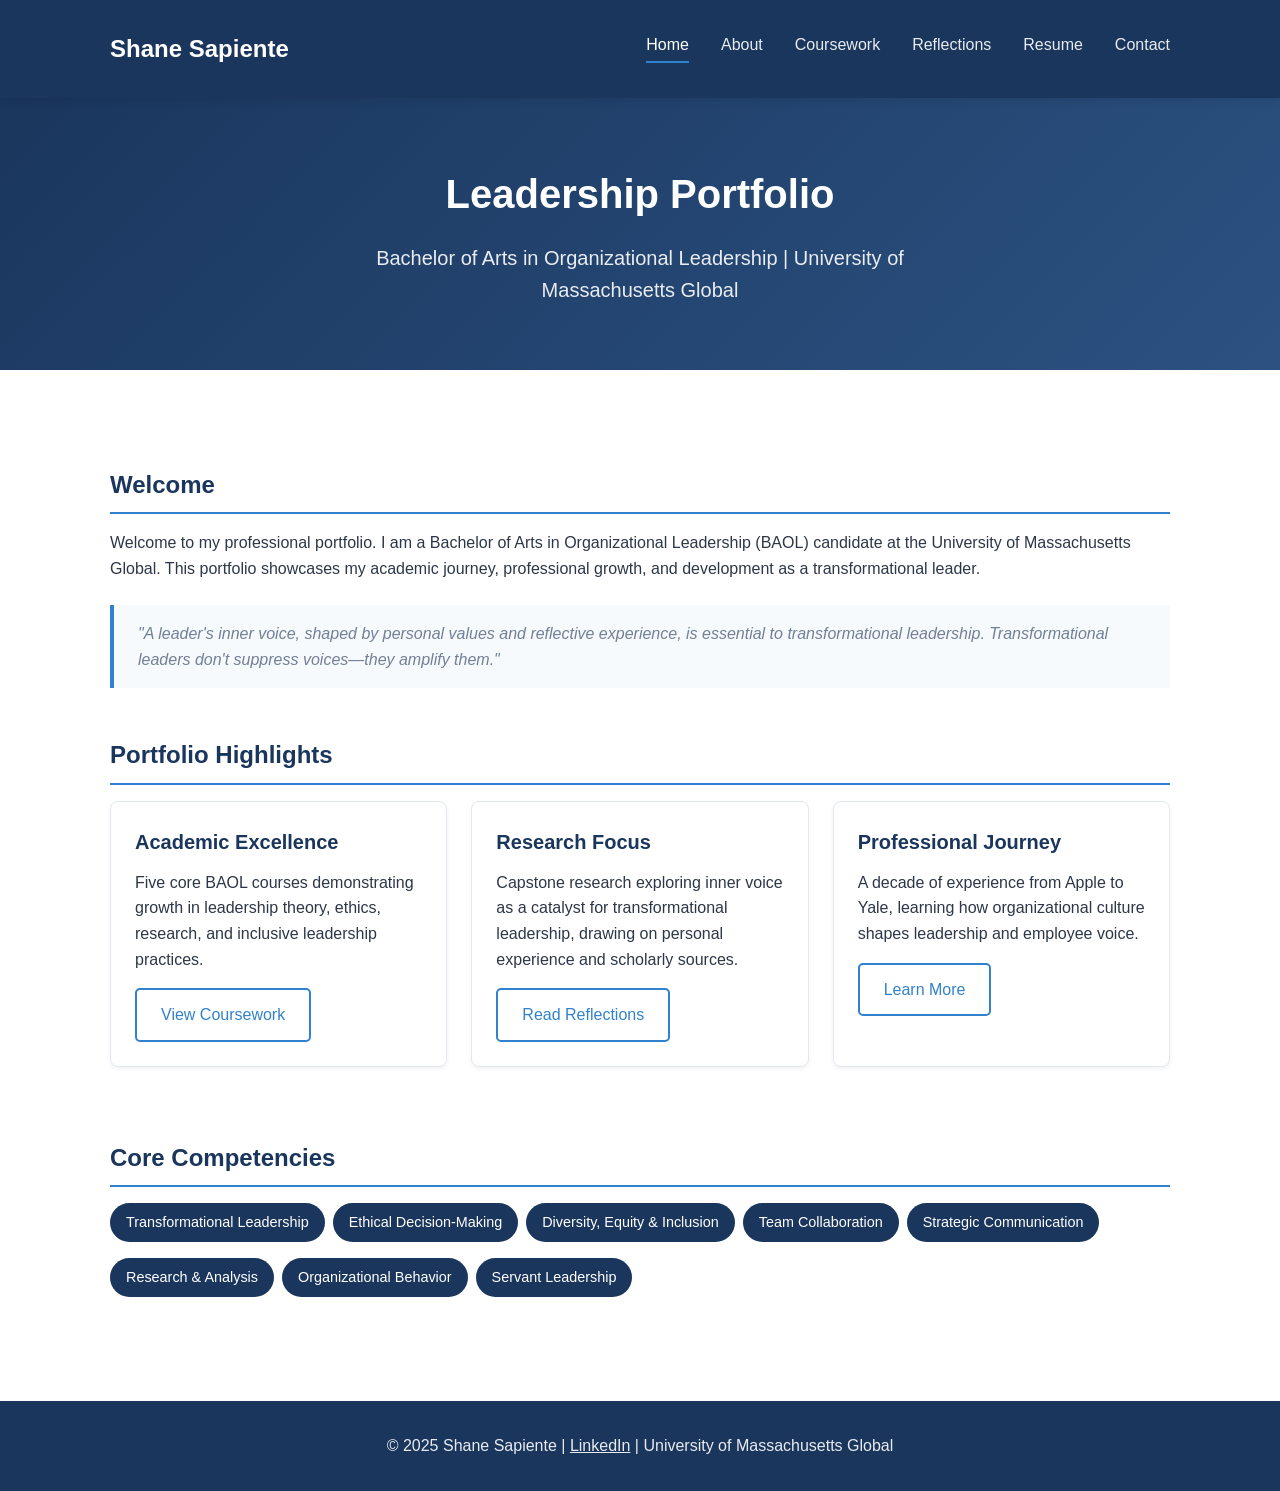
<file: index.html>
<!DOCTYPE html>
<html lang="en">
<head>
  <meta charset="UTF-8">
  <meta name="viewport" content="width=device-width, initial-scale=1.0">
  <title>Shane Sapiente | Leadership Portfolio</title>
  <link rel="stylesheet" href="css/style.css">
</head>
<body>
  <header>
    <div class="container">
      <a href="index.html" class="logo">Shane Sapiente</a>
      <button class="menu-toggle" onclick="toggleMenu()">&#9776;</button>
      <nav>
        <ul id="nav-menu">
          <li><a href="index.html" class="active">Home</a></li>
          <li><a href="about.html">About</a></li>
          <li><a href="coursework.html">Coursework</a></li>
          <li><a href="reflections.html">Reflections</a></li>
          <li><a href="resume.html">Resume</a></li>
          <li><a href="contact.html">Contact</a></li>
        </ul>
      </nav>
    </div>
  </header>

  <section class="hero">
    <div class="container">
      <h1>Leadership Portfolio</h1>
      <p>Bachelor of Arts in Organizational Leadership | University of Massachusetts Global</p>
    </div>
  </section>

  <main>
    <div class="container">
      <section>
        <h2>Welcome</h2>
        <p>Welcome to my professional portfolio. I am a Bachelor of Arts in Organizational Leadership (BAOL) candidate at the University of Massachusetts Global. This portfolio showcases my academic journey, professional growth, and development as a transformational leader.</p>

        <blockquote>
          "A leader's inner voice, shaped by personal values and reflective experience, is essential to transformational leadership. Transformational leaders don't suppress voices—they amplify them."
        </blockquote>
      </section>

      <section>
        <h2>Portfolio Highlights</h2>
        <div class="card-grid">
          <div class="card">
            <h3>Academic Excellence</h3>
            <p>Five core BAOL courses demonstrating growth in leadership theory, ethics, research, and inclusive leadership practices.</p>
            <a href="coursework.html" class="btn btn-outline">View Coursework</a>
          </div>
          <div class="card">
            <h3>Research Focus</h3>
            <p>Capstone research exploring inner voice as a catalyst for transformational leadership, drawing on personal experience and scholarly sources.</p>
            <a href="reflections.html" class="btn btn-outline">Read Reflections</a>
          </div>
          <div class="card">
            <h3>Professional Journey</h3>
            <p>A decade of experience from Apple to Yale, learning how organizational culture shapes leadership and employee voice.</p>
            <a href="about.html" class="btn btn-outline">Learn More</a>
          </div>
        </div>
      </section>

      <section>
        <h2>Core Competencies</h2>
        <ul class="competency-list">
          <li>Transformational Leadership</li>
          <li>Ethical Decision-Making</li>
          <li>Diversity, Equity & Inclusion</li>
          <li>Team Collaboration</li>
          <li>Strategic Communication</li>
          <li>Research & Analysis</li>
          <li>Organizational Behavior</li>
          <li>Servant Leadership</li>
        </ul>
      </section>
    </div>
  </main>

  <footer>
    <div class="container">
      <p>&copy; 2025 Shane Sapiente | <a href="https://www.linkedin.com/in/shane-sapiente/" target="_blank">LinkedIn</a> | University of Massachusetts Global</p>
    </div>
  </footer>

  <script>
    function toggleMenu() {
      document.getElementById('nav-menu').classList.toggle('active');
    }
  </script>
</body>
</html>
</file>
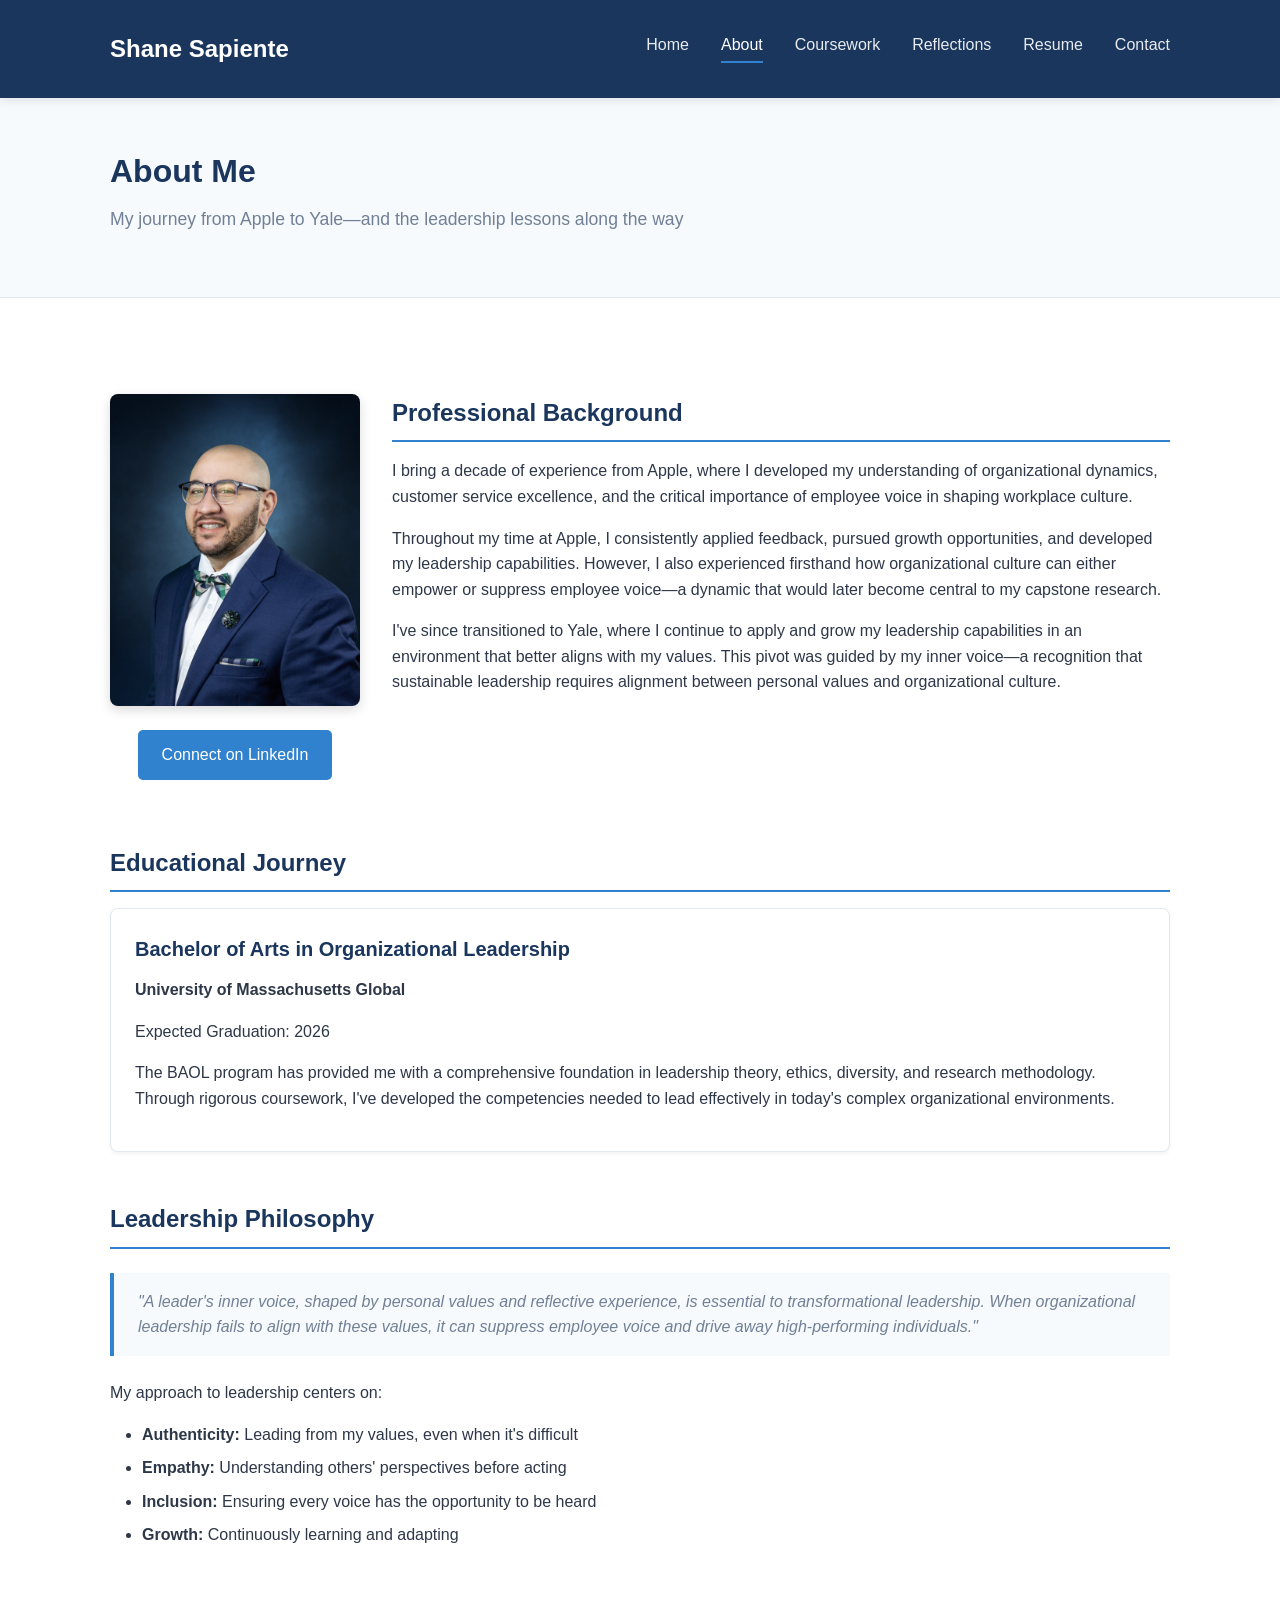
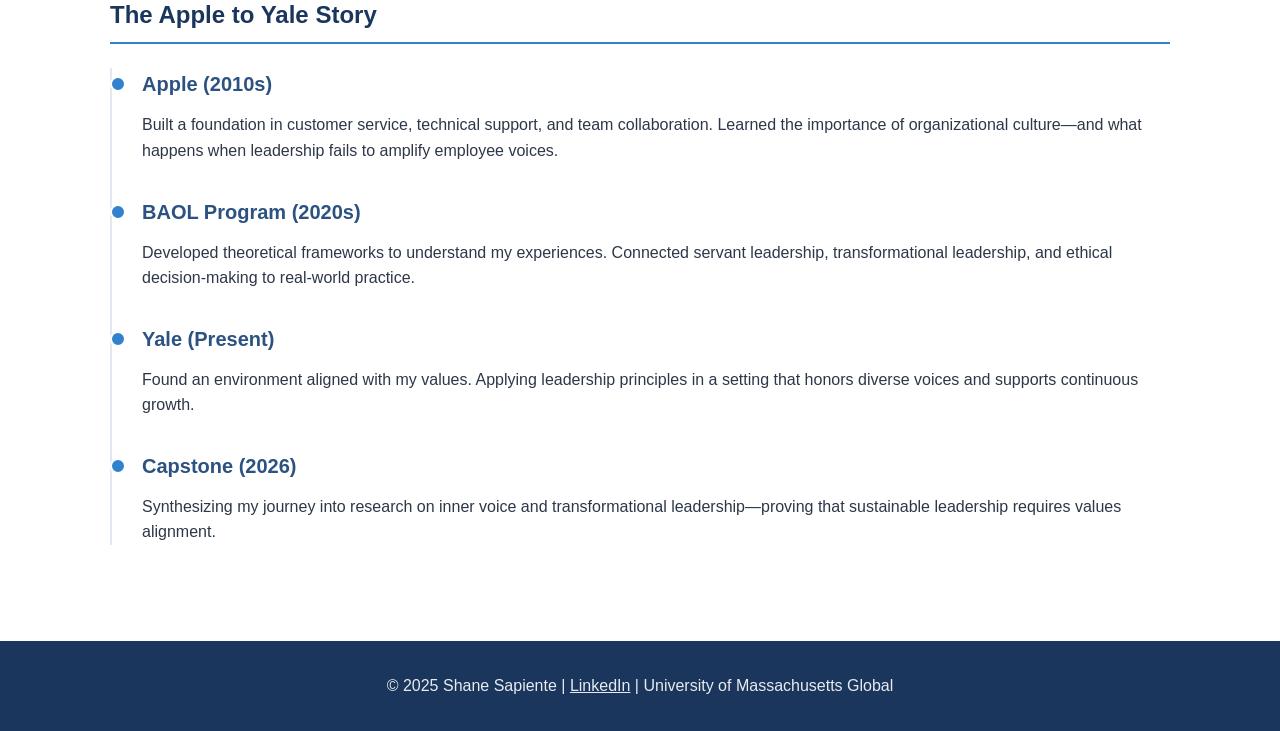
<file: about.html>
<!DOCTYPE html>
<html lang="en">
<head>
  <meta charset="UTF-8">
  <meta name="viewport" content="width=device-width, initial-scale=1.0">
  <title>About Me | Shane Sapiente</title>
  <link rel="stylesheet" href="css/style.css">
</head>
<body>
  <header>
    <div class="container">
      <a href="index.html" class="logo">Shane Sapiente</a>
      <button class="menu-toggle" onclick="toggleMenu()">&#9776;</button>
      <nav>
        <ul id="nav-menu">
          <li><a href="index.html">Home</a></li>
          <li><a href="about.html" class="active">About</a></li>
          <li><a href="coursework.html">Coursework</a></li>
          <li><a href="reflections.html">Reflections</a></li>
          <li><a href="resume.html">Resume</a></li>
          <li><a href="contact.html">Contact</a></li>
        </ul>
      </nav>
    </div>
  </header>

  <section class="page-header">
    <div class="container">
      <h1>About Me</h1>
      <p>My journey from Apple to Yale—and the leadership lessons along the way</p>
    </div>
  </section>

  <main>
    <div class="container">
      <section style="display: flex; gap: 2rem; flex-wrap: wrap; align-items: flex-start;">
        <div style="flex: 0 0 250px;">
          <img src="assets/headshot-compressed.jpg" alt="Shane Sapiente" style="width: 100%; border-radius: 8px; box-shadow: 0 4px 12px rgba(0,0,0,0.15);">
          <p style="text-align: center; margin-top: 1rem;">
            <a href="https://www.linkedin.com/in/shane-sapiente/" target="_blank" class="btn">Connect on LinkedIn</a>
          </p>
        </div>
        <div style="flex: 1; min-width: 300px;">
          <h2>Professional Background</h2>
          <p>I bring a decade of experience from Apple, where I developed my understanding of organizational dynamics, customer service excellence, and the critical importance of employee voice in shaping workplace culture.</p>

        <p>Throughout my time at Apple, I consistently applied feedback, pursued growth opportunities, and developed my leadership capabilities. However, I also experienced firsthand how organizational culture can either empower or suppress employee voice—a dynamic that would later become central to my capstone research.</p>

        <p>I've since transitioned to Yale, where I continue to apply and grow my leadership capabilities in an environment that better aligns with my values. This pivot was guided by my inner voice—a recognition that sustainable leadership requires alignment between personal values and organizational culture.</p>
        </div>
      </section>

      <section>
        <h2>Educational Journey</h2>
        <div class="card">
          <h3>Bachelor of Arts in Organizational Leadership</h3>
          <p><strong>University of Massachusetts Global</strong></p>
          <p>Expected Graduation: 2026</p>
          <p>The BAOL program has provided me with a comprehensive foundation in leadership theory, ethics, diversity, and research methodology. Through rigorous coursework, I've developed the competencies needed to lead effectively in today's complex organizational environments.</p>
        </div>
      </section>

      <section>
        <h2>Leadership Philosophy</h2>
        <blockquote>
          "A leader's inner voice, shaped by personal values and reflective experience, is essential to transformational leadership. When organizational leadership fails to align with these values, it can suppress employee voice and drive away high-performing individuals."
        </blockquote>

        <p>My approach to leadership centers on:</p>
        <ul>
          <li><strong>Authenticity:</strong> Leading from my values, even when it's difficult</li>
          <li><strong>Empathy:</strong> Understanding others' perspectives before acting</li>
          <li><strong>Inclusion:</strong> Ensuring every voice has the opportunity to be heard</li>
          <li><strong>Growth:</strong> Continuously learning and adapting</li>
        </ul>
      </section>

      <section>
        <h2>The Apple to Yale Story</h2>
        <div class="timeline">
          <div class="timeline-item">
            <h3>Apple (2010s)</h3>
            <p>Built a foundation in customer service, technical support, and team collaboration. Learned the importance of organizational culture—and what happens when leadership fails to amplify employee voices.</p>
          </div>
          <div class="timeline-item">
            <h3>BAOL Program (2020s)</h3>
            <p>Developed theoretical frameworks to understand my experiences. Connected servant leadership, transformational leadership, and ethical decision-making to real-world practice.</p>
          </div>
          <div class="timeline-item">
            <h3>Yale (Present)</h3>
            <p>Found an environment aligned with my values. Applying leadership principles in a setting that honors diverse voices and supports continuous growth.</p>
          </div>
          <div class="timeline-item">
            <h3>Capstone (2026)</h3>
            <p>Synthesizing my journey into research on inner voice and transformational leadership—proving that sustainable leadership requires values alignment.</p>
          </div>
        </div>
      </section>
    </div>
  </main>

  <footer>
    <div class="container">
      <p>&copy; 2025 Shane Sapiente | <a href="https://www.linkedin.com/in/shane-sapiente/" target="_blank">LinkedIn</a> | University of Massachusetts Global</p>
    </div>
  </footer>

  <script>
    function toggleMenu() {
      document.getElementById('nav-menu').classList.toggle('active');
    }
  </script>
</body>
</html>
</file>
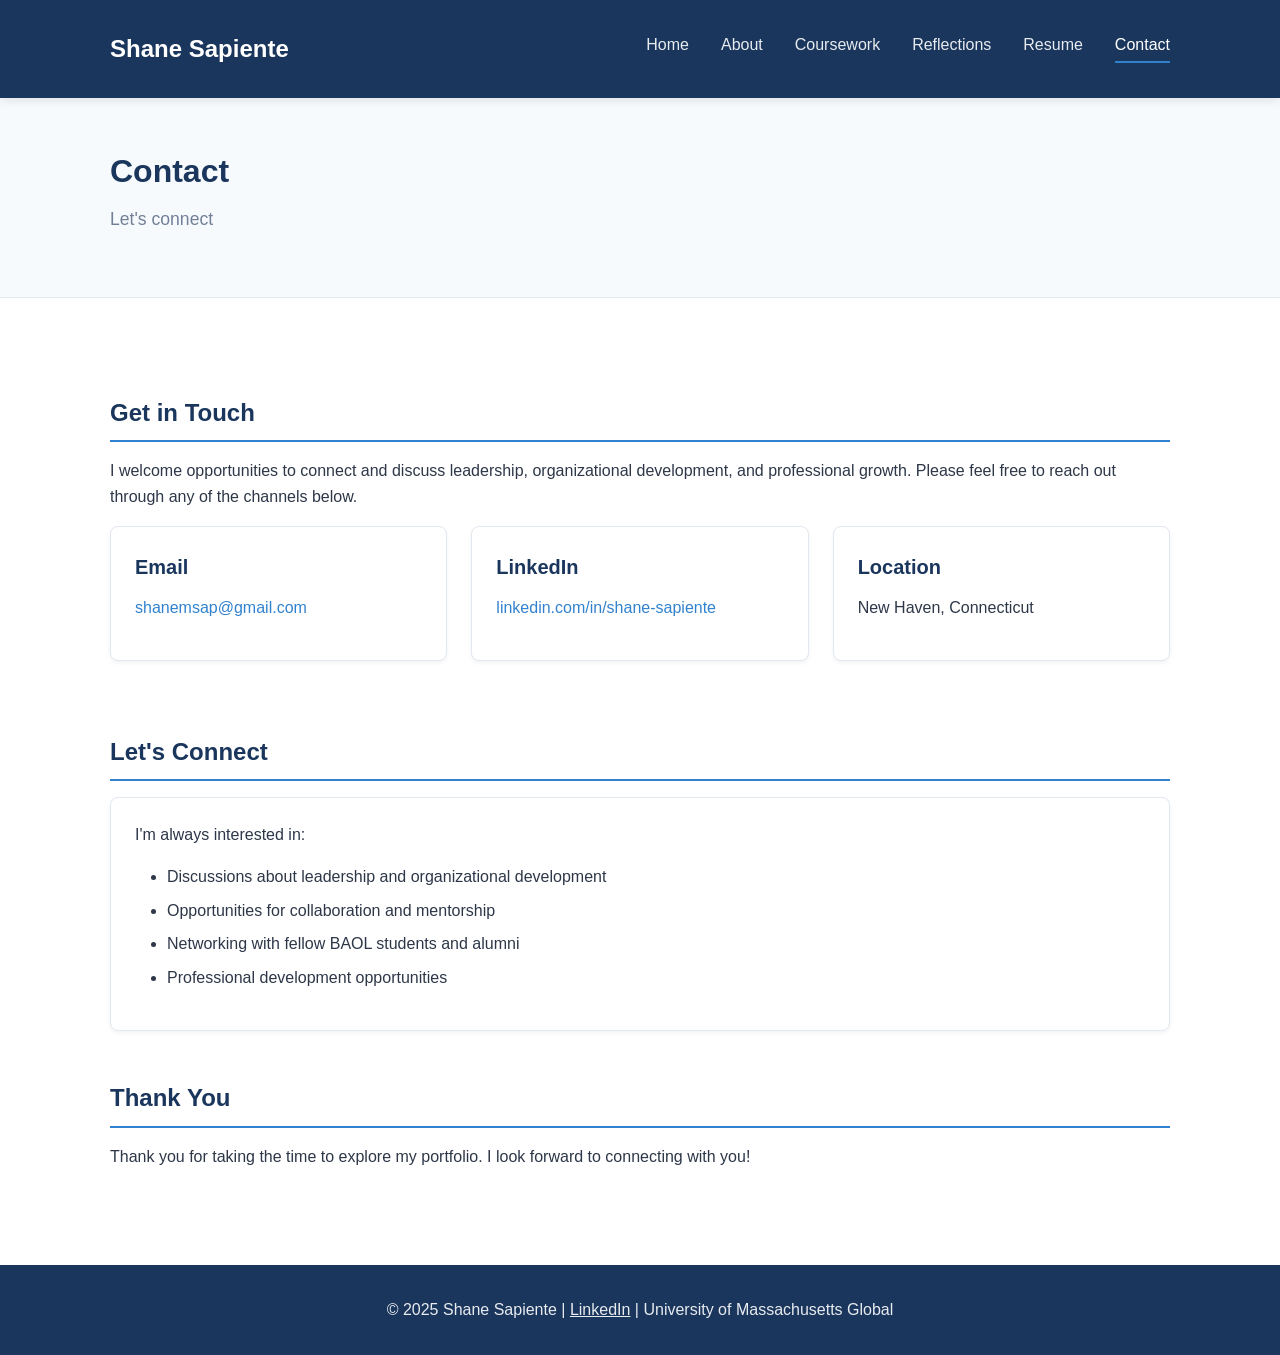
<file: contact.html>
<!DOCTYPE html>
<html lang="en">
<head>
  <meta charset="UTF-8">
  <meta name="viewport" content="width=device-width, initial-scale=1.0">
  <title>Contact | Shane Sapiente</title>
  <link rel="stylesheet" href="css/style.css">
</head>
<body>
  <header>
    <div class="container">
      <a href="index.html" class="logo">Shane Sapiente</a>
      <button class="menu-toggle" onclick="toggleMenu()">&#9776;</button>
      <nav>
        <ul id="nav-menu">
          <li><a href="index.html">Home</a></li>
          <li><a href="about.html">About</a></li>
          <li><a href="coursework.html">Coursework</a></li>
          <li><a href="reflections.html">Reflections</a></li>
          <li><a href="resume.html">Resume</a></li>
          <li><a href="contact.html" class="active">Contact</a></li>
        </ul>
      </nav>
    </div>
  </header>

  <section class="page-header">
    <div class="container">
      <h1>Contact</h1>
      <p>Let's connect</p>
    </div>
  </section>

  <main>
    <div class="container">
      <section>
        <h2>Get in Touch</h2>
        <p>I welcome opportunities to connect and discuss leadership, organizational development, and professional growth. Please feel free to reach out through any of the channels below.</p>

        <div class="card-grid">
          <div class="card">
            <h3>Email</h3>
            <p><a href="mailto:shanemsap@gmail.com">shanemsap@gmail.com</a></p>
          </div>

          <div class="card">
            <h3>LinkedIn</h3>
            <p><a href="https://www.linkedin.com/in/shane-sapiente/" target="_blank">linkedin.com/in/shane-sapiente</a></p>
          </div>

          <div class="card">
            <h3>Location</h3>
            <p>New Haven, Connecticut</p>
          </div>
        </div>
      </section>

      <section>
        <h2>Let's Connect</h2>
        <div class="card">
          <p>I'm always interested in:</p>
          <ul>
            <li>Discussions about leadership and organizational development</li>
            <li>Opportunities for collaboration and mentorship</li>
            <li>Networking with fellow BAOL students and alumni</li>
            <li>Professional development opportunities</li>
          </ul>
        </div>
      </section>

      <section>
        <h2>Thank You</h2>
        <p>Thank you for taking the time to explore my portfolio. I look forward to connecting with you!</p>
      </section>
    </div>
  </main>

  <footer>
    <div class="container">
      <p>&copy; 2025 Shane Sapiente | <a href="https://www.linkedin.com/in/shane-sapiente/" target="_blank">LinkedIn</a> | University of Massachusetts Global</p>
    </div>
  </footer>

  <script>
    function toggleMenu() {
      document.getElementById('nav-menu').classList.toggle('active');
    }
  </script>
</body>
</html>
</file>
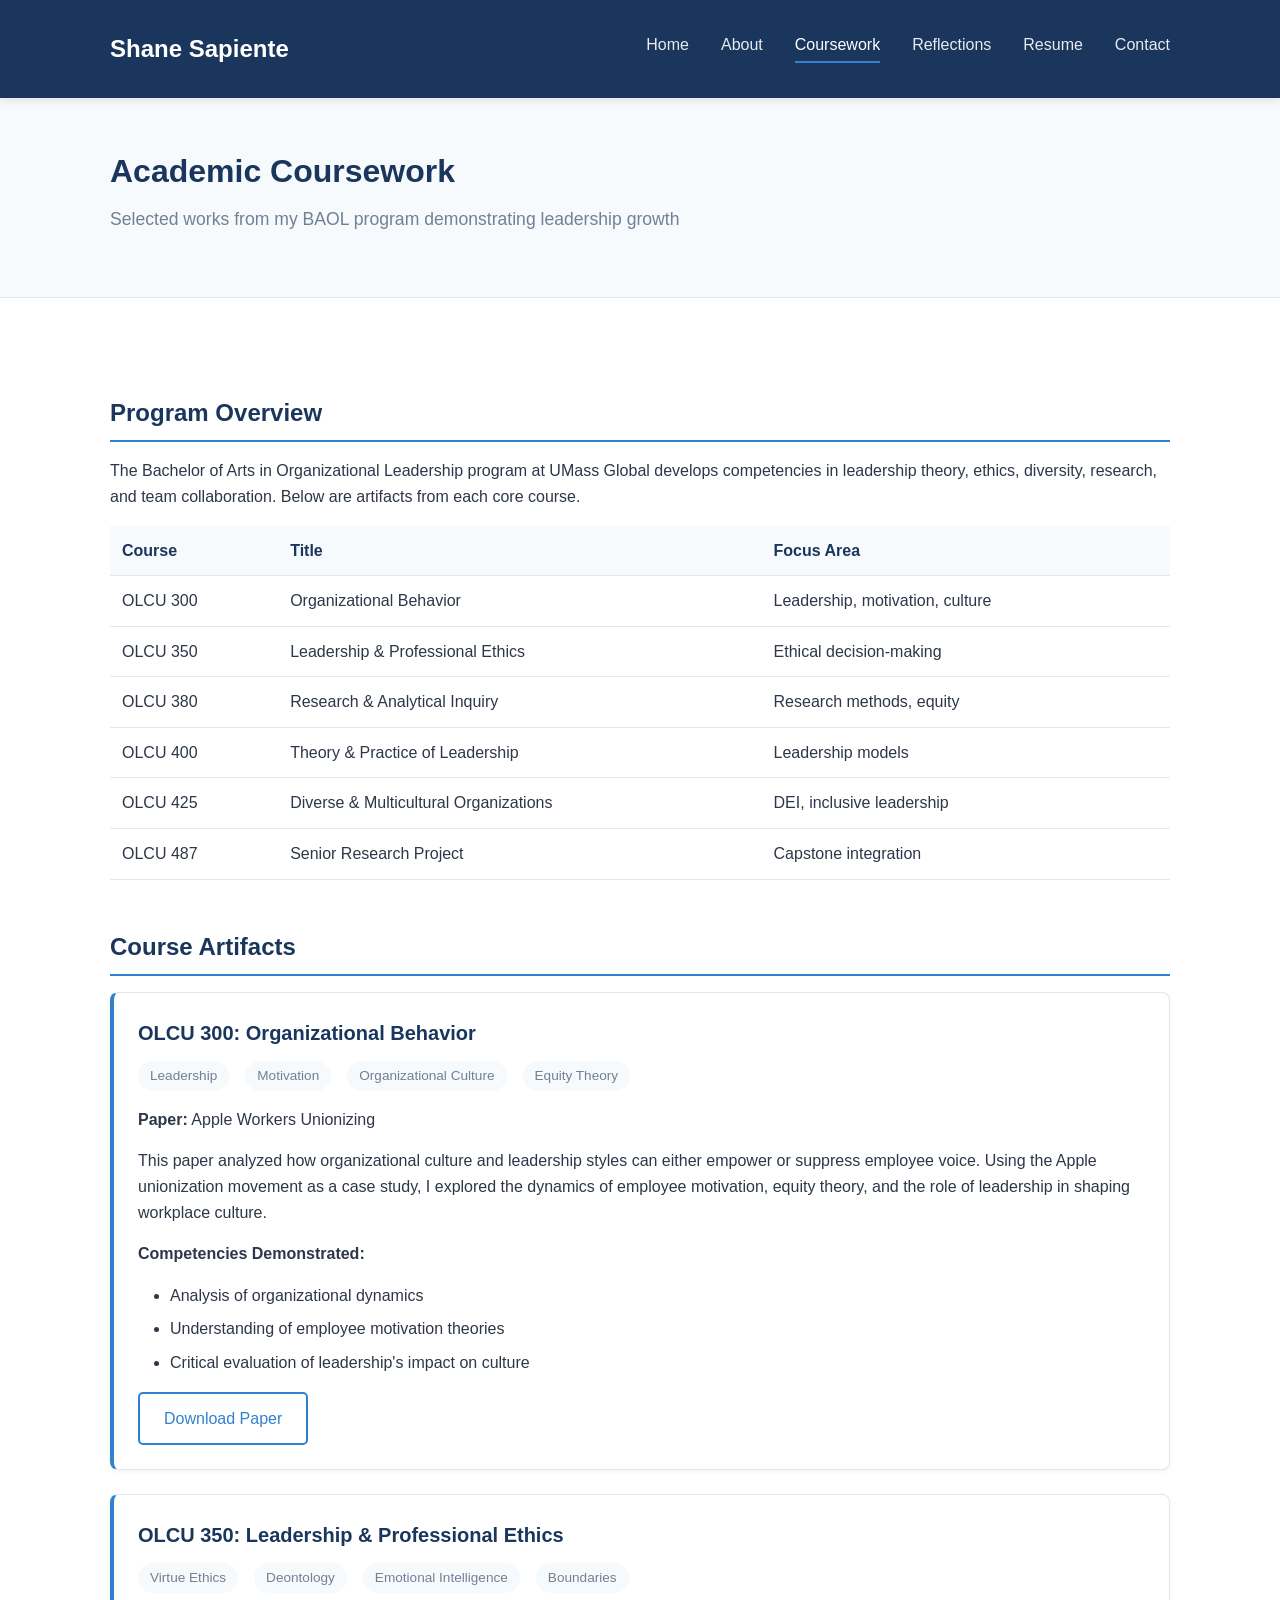
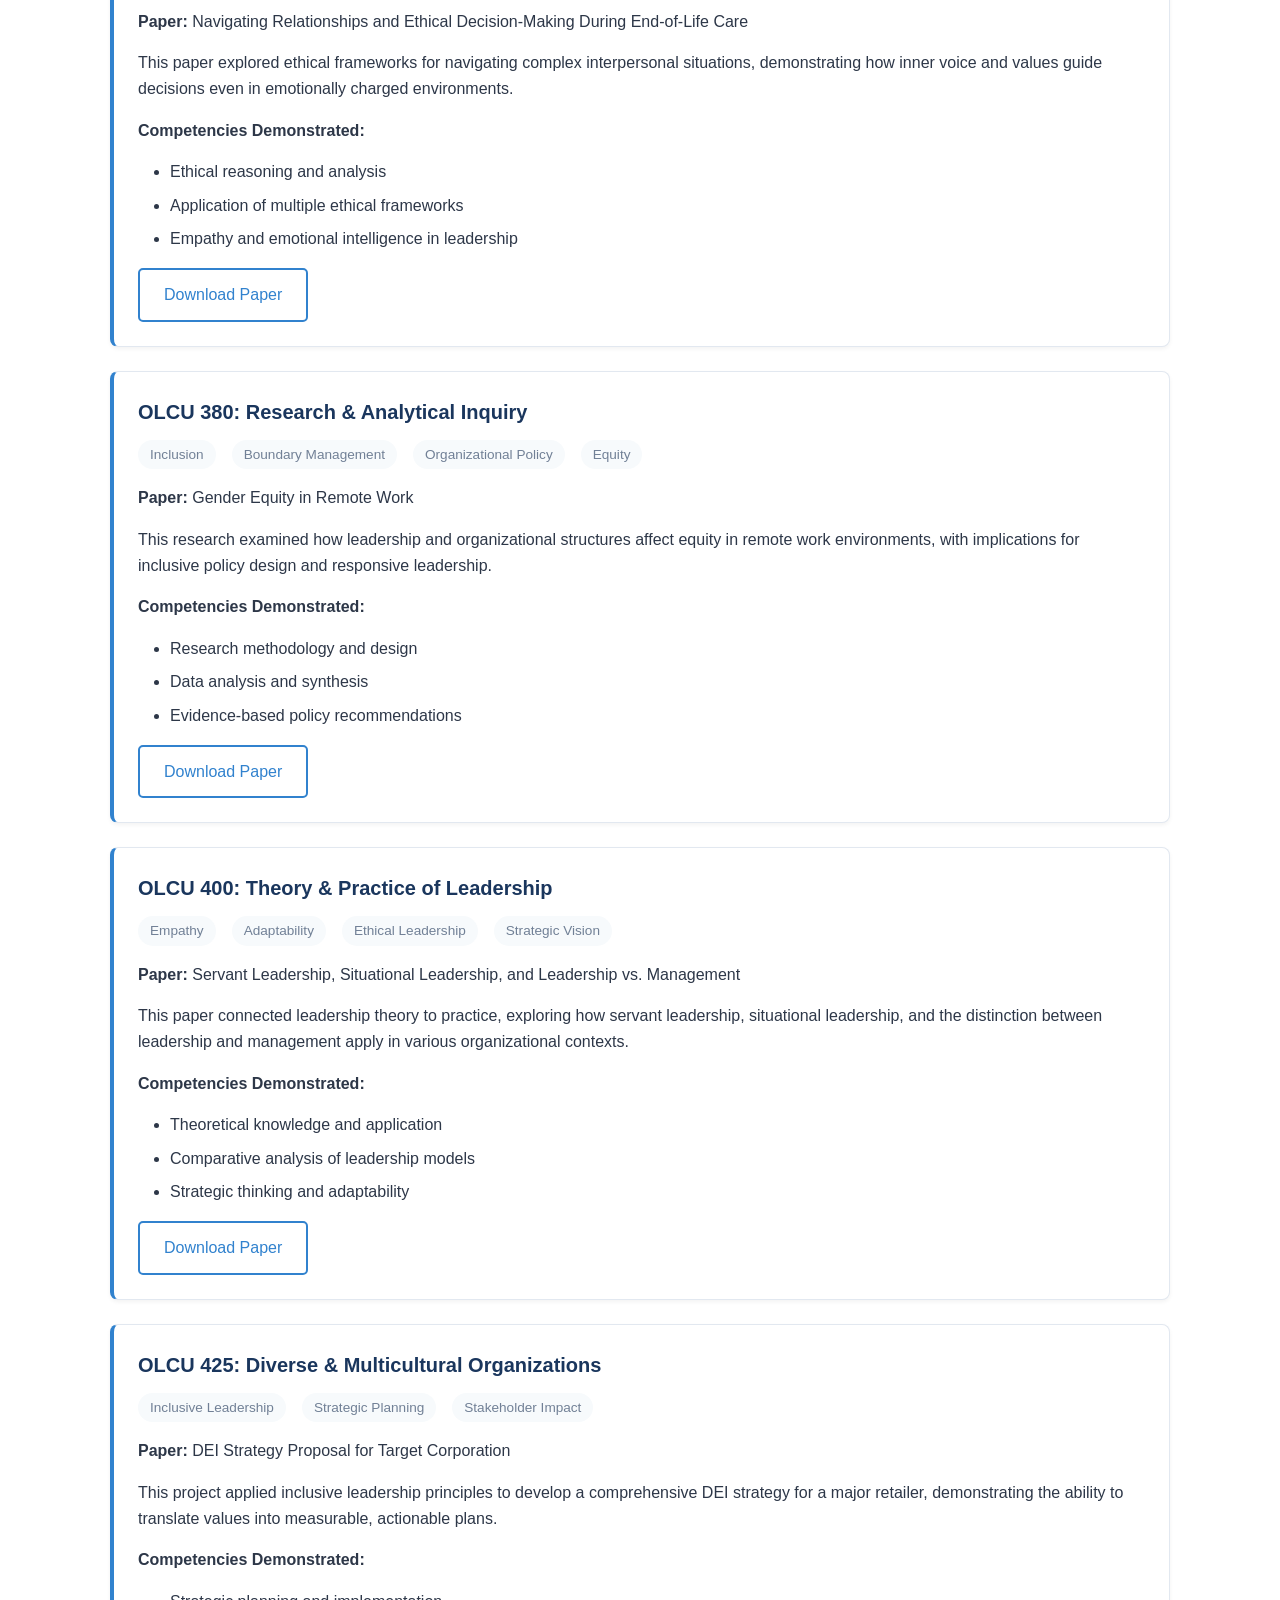
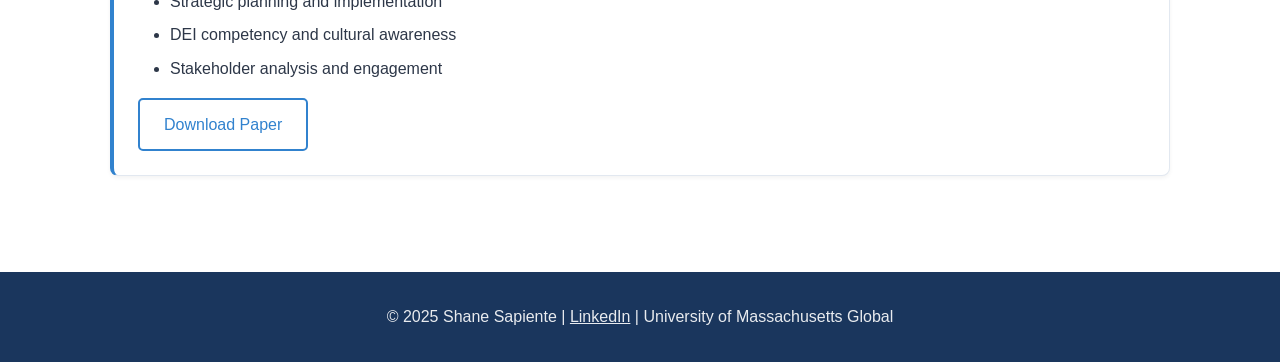
<file: coursework.html>
<!DOCTYPE html>
<html lang="en">
<head>
  <meta charset="UTF-8">
  <meta name="viewport" content="width=device-width, initial-scale=1.0">
  <title>Coursework | Shane Sapiente</title>
  <link rel="stylesheet" href="css/style.css">
</head>
<body>
  <header>
    <div class="container">
      <a href="index.html" class="logo">Shane Sapiente</a>
      <button class="menu-toggle" onclick="toggleMenu()">&#9776;</button>
      <nav>
        <ul id="nav-menu">
          <li><a href="index.html">Home</a></li>
          <li><a href="about.html">About</a></li>
          <li><a href="coursework.html" class="active">Coursework</a></li>
          <li><a href="reflections.html">Reflections</a></li>
          <li><a href="resume.html">Resume</a></li>
          <li><a href="contact.html">Contact</a></li>
        </ul>
      </nav>
    </div>
  </header>

  <section class="page-header">
    <div class="container">
      <h1>Academic Coursework</h1>
      <p>Selected works from my BAOL program demonstrating leadership growth</p>
    </div>
  </section>

  <main>
    <div class="container">
      <section>
        <h2>Program Overview</h2>
        <p>The Bachelor of Arts in Organizational Leadership program at UMass Global develops competencies in leadership theory, ethics, diversity, research, and team collaboration. Below are artifacts from each core course.</p>

        <table>
          <thead>
            <tr>
              <th>Course</th>
              <th>Title</th>
              <th>Focus Area</th>
            </tr>
          </thead>
          <tbody>
            <tr>
              <td>OLCU 300</td>
              <td>Organizational Behavior</td>
              <td>Leadership, motivation, culture</td>
            </tr>
            <tr>
              <td>OLCU 350</td>
              <td>Leadership & Professional Ethics</td>
              <td>Ethical decision-making</td>
            </tr>
            <tr>
              <td>OLCU 380</td>
              <td>Research & Analytical Inquiry</td>
              <td>Research methods, equity</td>
            </tr>
            <tr>
              <td>OLCU 400</td>
              <td>Theory & Practice of Leadership</td>
              <td>Leadership models</td>
            </tr>
            <tr>
              <td>OLCU 425</td>
              <td>Diverse & Multicultural Organizations</td>
              <td>DEI, inclusive leadership</td>
            </tr>
            <tr>
              <td>OLCU 487</td>
              <td>Senior Research Project</td>
              <td>Capstone integration</td>
            </tr>
          </tbody>
        </table>
      </section>

      <section>
        <h2>Course Artifacts</h2>

        <div class="card course-card">
          <h3>OLCU 300: Organizational Behavior</h3>
          <div class="course-meta">
            <span class="tag">Leadership</span>
            <span class="tag">Motivation</span>
            <span class="tag">Organizational Culture</span>
            <span class="tag">Equity Theory</span>
          </div>
          <p><strong>Paper:</strong> Apple Workers Unionizing</p>
          <p>This paper analyzed how organizational culture and leadership styles can either empower or suppress employee voice. Using the Apple unionization movement as a case study, I explored the dynamics of employee motivation, equity theory, and the role of leadership in shaping workplace culture.</p>
          <p><strong>Competencies Demonstrated:</strong></p>
          <ul>
            <li>Analysis of organizational dynamics</li>
            <li>Understanding of employee motivation theories</li>
            <li>Critical evaluation of leadership's impact on culture</li>
          </ul>
          <a href="assets/OLCU-300-Paper.pdf" class="btn btn-outline">Download Paper</a>
        </div>

        <div class="card course-card">
          <h3>OLCU 350: Leadership & Professional Ethics</h3>
          <div class="course-meta">
            <span class="tag">Virtue Ethics</span>
            <span class="tag">Deontology</span>
            <span class="tag">Emotional Intelligence</span>
            <span class="tag">Boundaries</span>
          </div>
          <p><strong>Paper:</strong> Navigating Relationships and Ethical Decision-Making During End-of-Life Care</p>
          <p>This paper explored ethical frameworks for navigating complex interpersonal situations, demonstrating how inner voice and values guide decisions even in emotionally charged environments.</p>
          <p><strong>Competencies Demonstrated:</strong></p>
          <ul>
            <li>Ethical reasoning and analysis</li>
            <li>Application of multiple ethical frameworks</li>
            <li>Empathy and emotional intelligence in leadership</li>
          </ul>
          <a href="assets/OLCU-350-Paper.pdf" class="btn btn-outline">Download Paper</a>
        </div>

        <div class="card course-card">
          <h3>OLCU 380: Research & Analytical Inquiry</h3>
          <div class="course-meta">
            <span class="tag">Inclusion</span>
            <span class="tag">Boundary Management</span>
            <span class="tag">Organizational Policy</span>
            <span class="tag">Equity</span>
          </div>
          <p><strong>Paper:</strong> Gender Equity in Remote Work</p>
          <p>This research examined how leadership and organizational structures affect equity in remote work environments, with implications for inclusive policy design and responsive leadership.</p>
          <p><strong>Competencies Demonstrated:</strong></p>
          <ul>
            <li>Research methodology and design</li>
            <li>Data analysis and synthesis</li>
            <li>Evidence-based policy recommendations</li>
          </ul>
          <a href="assets/OLCU-380-Paper.pdf" class="btn btn-outline">Download Paper</a>
        </div>

        <div class="card course-card">
          <h3>OLCU 400: Theory & Practice of Leadership</h3>
          <div class="course-meta">
            <span class="tag">Empathy</span>
            <span class="tag">Adaptability</span>
            <span class="tag">Ethical Leadership</span>
            <span class="tag">Strategic Vision</span>
          </div>
          <p><strong>Paper:</strong> Servant Leadership, Situational Leadership, and Leadership vs. Management</p>
          <p>This paper connected leadership theory to practice, exploring how servant leadership, situational leadership, and the distinction between leadership and management apply in various organizational contexts.</p>
          <p><strong>Competencies Demonstrated:</strong></p>
          <ul>
            <li>Theoretical knowledge and application</li>
            <li>Comparative analysis of leadership models</li>
            <li>Strategic thinking and adaptability</li>
          </ul>
          <a href="assets/OLCU-400-Paper.pdf" class="btn btn-outline">Download Paper</a>
        </div>

        <div class="card course-card">
          <h3>OLCU 425: Diverse & Multicultural Organizations</h3>
          <div class="course-meta">
            <span class="tag">Inclusive Leadership</span>
            <span class="tag">Strategic Planning</span>
            <span class="tag">Stakeholder Impact</span>
          </div>
          <p><strong>Paper:</strong> DEI Strategy Proposal for Target Corporation</p>
          <p>This project applied inclusive leadership principles to develop a comprehensive DEI strategy for a major retailer, demonstrating the ability to translate values into measurable, actionable plans.</p>
          <p><strong>Competencies Demonstrated:</strong></p>
          <ul>
            <li>Strategic planning and implementation</li>
            <li>DEI competency and cultural awareness</li>
            <li>Stakeholder analysis and engagement</li>
          </ul>
          <a href="assets/OLCU-425-Paper.pdf" class="btn btn-outline">Download Paper</a>
        </div>

      </section>
    </div>
  </main>

  <footer>
    <div class="container">
      <p>&copy; 2025 Shane Sapiente | <a href="https://www.linkedin.com/in/shane-sapiente/" target="_blank">LinkedIn</a> | University of Massachusetts Global</p>
    </div>
  </footer>

  <script>
    function toggleMenu() {
      document.getElementById('nav-menu').classList.toggle('active');
    }
  </script>
</body>
</html>
</file>
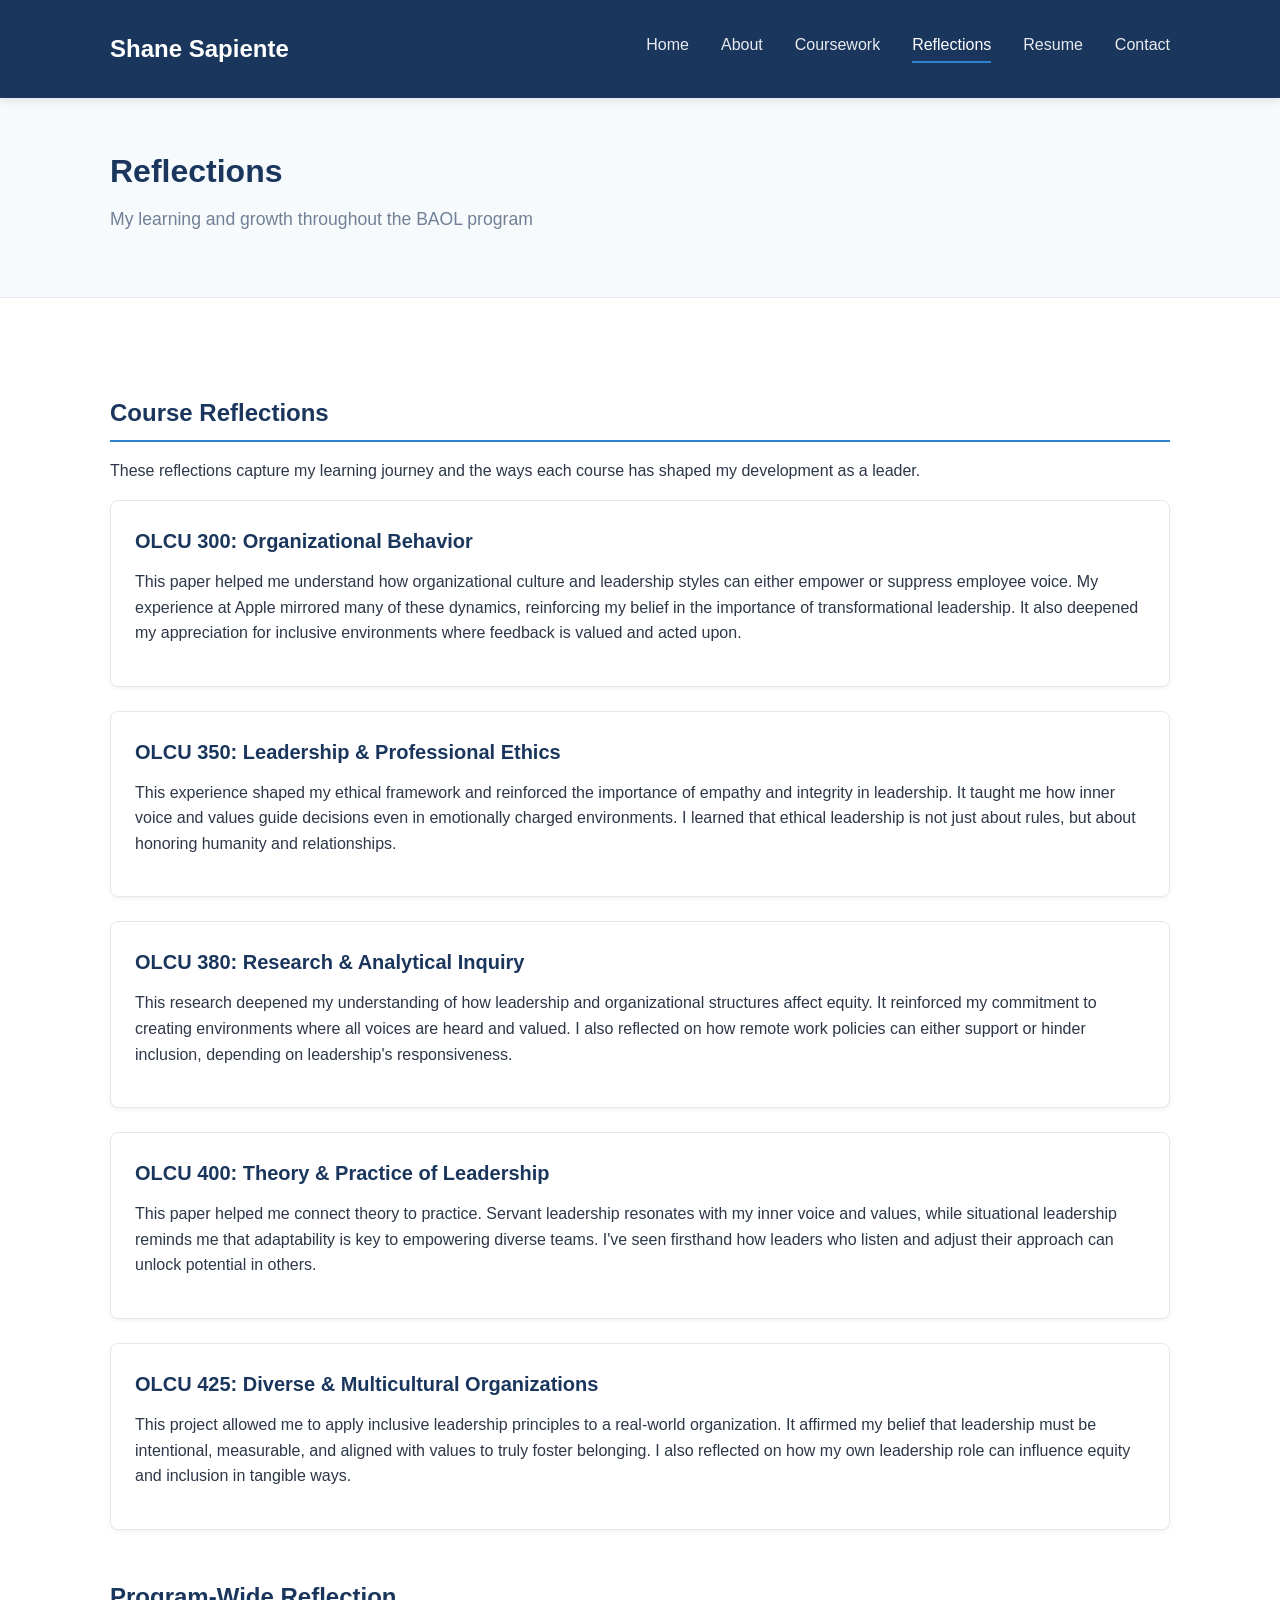
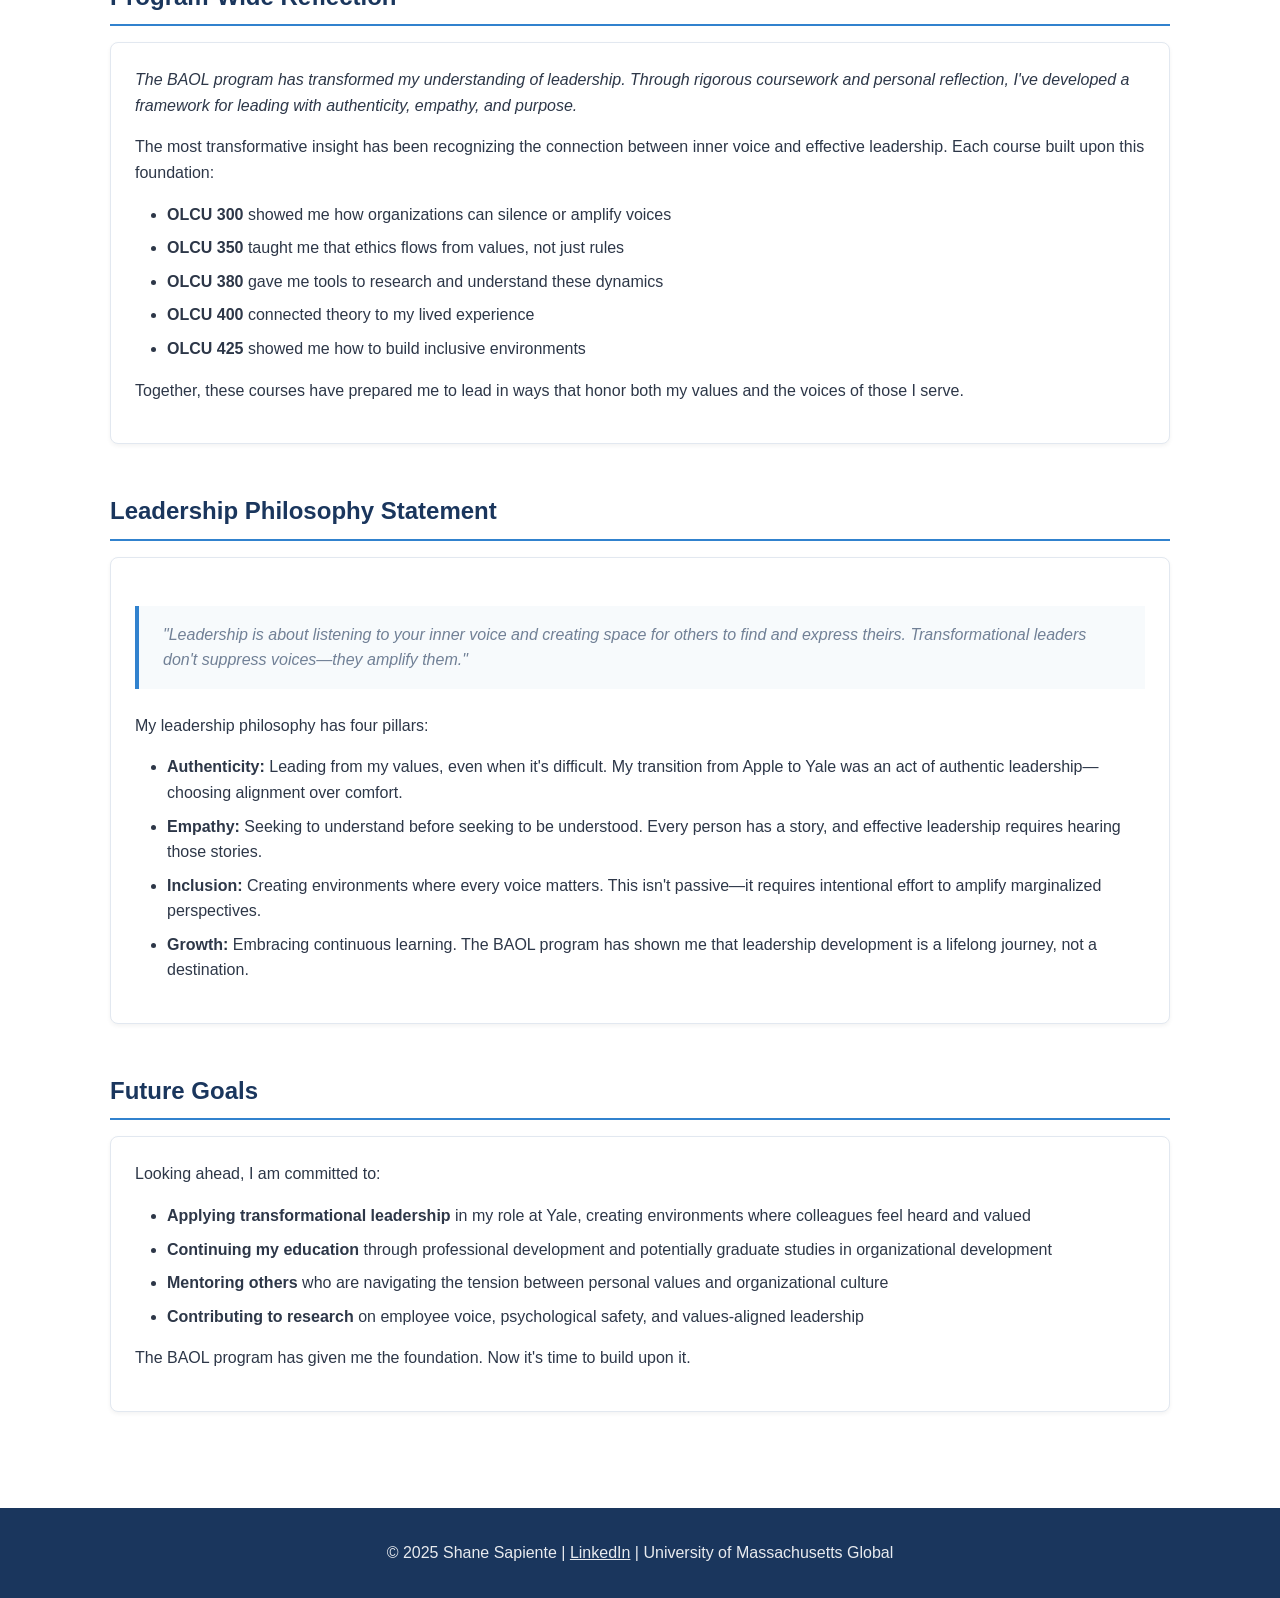
<file: reflections.html>
<!DOCTYPE html>
<html lang="en">
<head>
  <meta charset="UTF-8">
  <meta name="viewport" content="width=device-width, initial-scale=1.0">
  <title>Reflections | Shane Sapiente</title>
  <link rel="stylesheet" href="css/style.css">
</head>
<body>
  <header>
    <div class="container">
      <a href="index.html" class="logo">Shane Sapiente</a>
      <button class="menu-toggle" onclick="toggleMenu()">&#9776;</button>
      <nav>
        <ul id="nav-menu">
          <li><a href="index.html">Home</a></li>
          <li><a href="about.html">About</a></li>
          <li><a href="coursework.html">Coursework</a></li>
          <li><a href="reflections.html" class="active">Reflections</a></li>
          <li><a href="resume.html">Resume</a></li>
          <li><a href="contact.html">Contact</a></li>
        </ul>
      </nav>
    </div>
  </header>

  <section class="page-header">
    <div class="container">
      <h1>Reflections</h1>
      <p>My learning and growth throughout the BAOL program</p>
    </div>
  </section>

  <main>
    <div class="container">
      <section>
        <h2>Course Reflections</h2>
        <p>These reflections capture my learning journey and the ways each course has shaped my development as a leader.</p>

        <div class="card">
          <h3>OLCU 300: Organizational Behavior</h3>
          <p>This paper helped me understand how organizational culture and leadership styles can either empower or suppress employee voice. My experience at Apple mirrored many of these dynamics, reinforcing my belief in the importance of transformational leadership. It also deepened my appreciation for inclusive environments where feedback is valued and acted upon.</p>
        </div>

        <div class="card">
          <h3>OLCU 350: Leadership & Professional Ethics</h3>
          <p>This experience shaped my ethical framework and reinforced the importance of empathy and integrity in leadership. It taught me how inner voice and values guide decisions even in emotionally charged environments. I learned that ethical leadership is not just about rules, but about honoring humanity and relationships.</p>
        </div>

        <div class="card">
          <h3>OLCU 380: Research & Analytical Inquiry</h3>
          <p>This research deepened my understanding of how leadership and organizational structures affect equity. It reinforced my commitment to creating environments where all voices are heard and valued. I also reflected on how remote work policies can either support or hinder inclusion, depending on leadership's responsiveness.</p>
        </div>

        <div class="card">
          <h3>OLCU 400: Theory & Practice of Leadership</h3>
          <p>This paper helped me connect theory to practice. Servant leadership resonates with my inner voice and values, while situational leadership reminds me that adaptability is key to empowering diverse teams. I've seen firsthand how leaders who listen and adjust their approach can unlock potential in others.</p>
        </div>

        <div class="card">
          <h3>OLCU 425: Diverse & Multicultural Organizations</h3>
          <p>This project allowed me to apply inclusive leadership principles to a real-world organization. It affirmed my belief that leadership must be intentional, measurable, and aligned with values to truly foster belonging. I also reflected on how my own leadership role can influence equity and inclusion in tangible ways.</p>
        </div>
      </section>

      <section>
        <h2>Program-Wide Reflection</h2>
        <div class="card">
          <p><em>The BAOL program has transformed my understanding of leadership. Through rigorous coursework and personal reflection, I've developed a framework for leading with authenticity, empathy, and purpose.</em></p>
          <p>The most transformative insight has been recognizing the connection between inner voice and effective leadership. Each course built upon this foundation:</p>
          <ul>
            <li><strong>OLCU 300</strong> showed me how organizations can silence or amplify voices</li>
            <li><strong>OLCU 350</strong> taught me that ethics flows from values, not just rules</li>
            <li><strong>OLCU 380</strong> gave me tools to research and understand these dynamics</li>
            <li><strong>OLCU 400</strong> connected theory to my lived experience</li>
            <li><strong>OLCU 425</strong> showed me how to build inclusive environments</li>
          </ul>
          <p>Together, these courses have prepared me to lead in ways that honor both my values and the voices of those I serve.</p>
        </div>
      </section>

      <section>
        <h2>Leadership Philosophy Statement</h2>
        <div class="card">
          <blockquote>
            "Leadership is about listening to your inner voice and creating space for others to find and express theirs. Transformational leaders don't suppress voices—they amplify them."
          </blockquote>
          <p>My leadership philosophy has four pillars:</p>
          <ul>
            <li><strong>Authenticity:</strong> Leading from my values, even when it's difficult. My transition from Apple to Yale was an act of authentic leadership—choosing alignment over comfort.</li>
            <li><strong>Empathy:</strong> Seeking to understand before seeking to be understood. Every person has a story, and effective leadership requires hearing those stories.</li>
            <li><strong>Inclusion:</strong> Creating environments where every voice matters. This isn't passive—it requires intentional effort to amplify marginalized perspectives.</li>
            <li><strong>Growth:</strong> Embracing continuous learning. The BAOL program has shown me that leadership development is a lifelong journey, not a destination.</li>
          </ul>
        </div>
      </section>

      <section>
        <h2>Future Goals</h2>
        <div class="card">
          <p>Looking ahead, I am committed to:</p>
          <ul>
            <li><strong>Applying transformational leadership</strong> in my role at Yale, creating environments where colleagues feel heard and valued</li>
            <li><strong>Continuing my education</strong> through professional development and potentially graduate studies in organizational development</li>
            <li><strong>Mentoring others</strong> who are navigating the tension between personal values and organizational culture</li>
            <li><strong>Contributing to research</strong> on employee voice, psychological safety, and values-aligned leadership</li>
          </ul>
          <p>The BAOL program has given me the foundation. Now it's time to build upon it.</p>
        </div>
      </section>
    </div>
  </main>

  <footer>
    <div class="container">
      <p>&copy; 2025 Shane Sapiente | <a href="https://www.linkedin.com/in/shane-sapiente/" target="_blank">LinkedIn</a> | University of Massachusetts Global</p>
    </div>
  </footer>

  <script>
    function toggleMenu() {
      document.getElementById('nav-menu').classList.toggle('active');
    }
  </script>
</body>
</html>
</file>
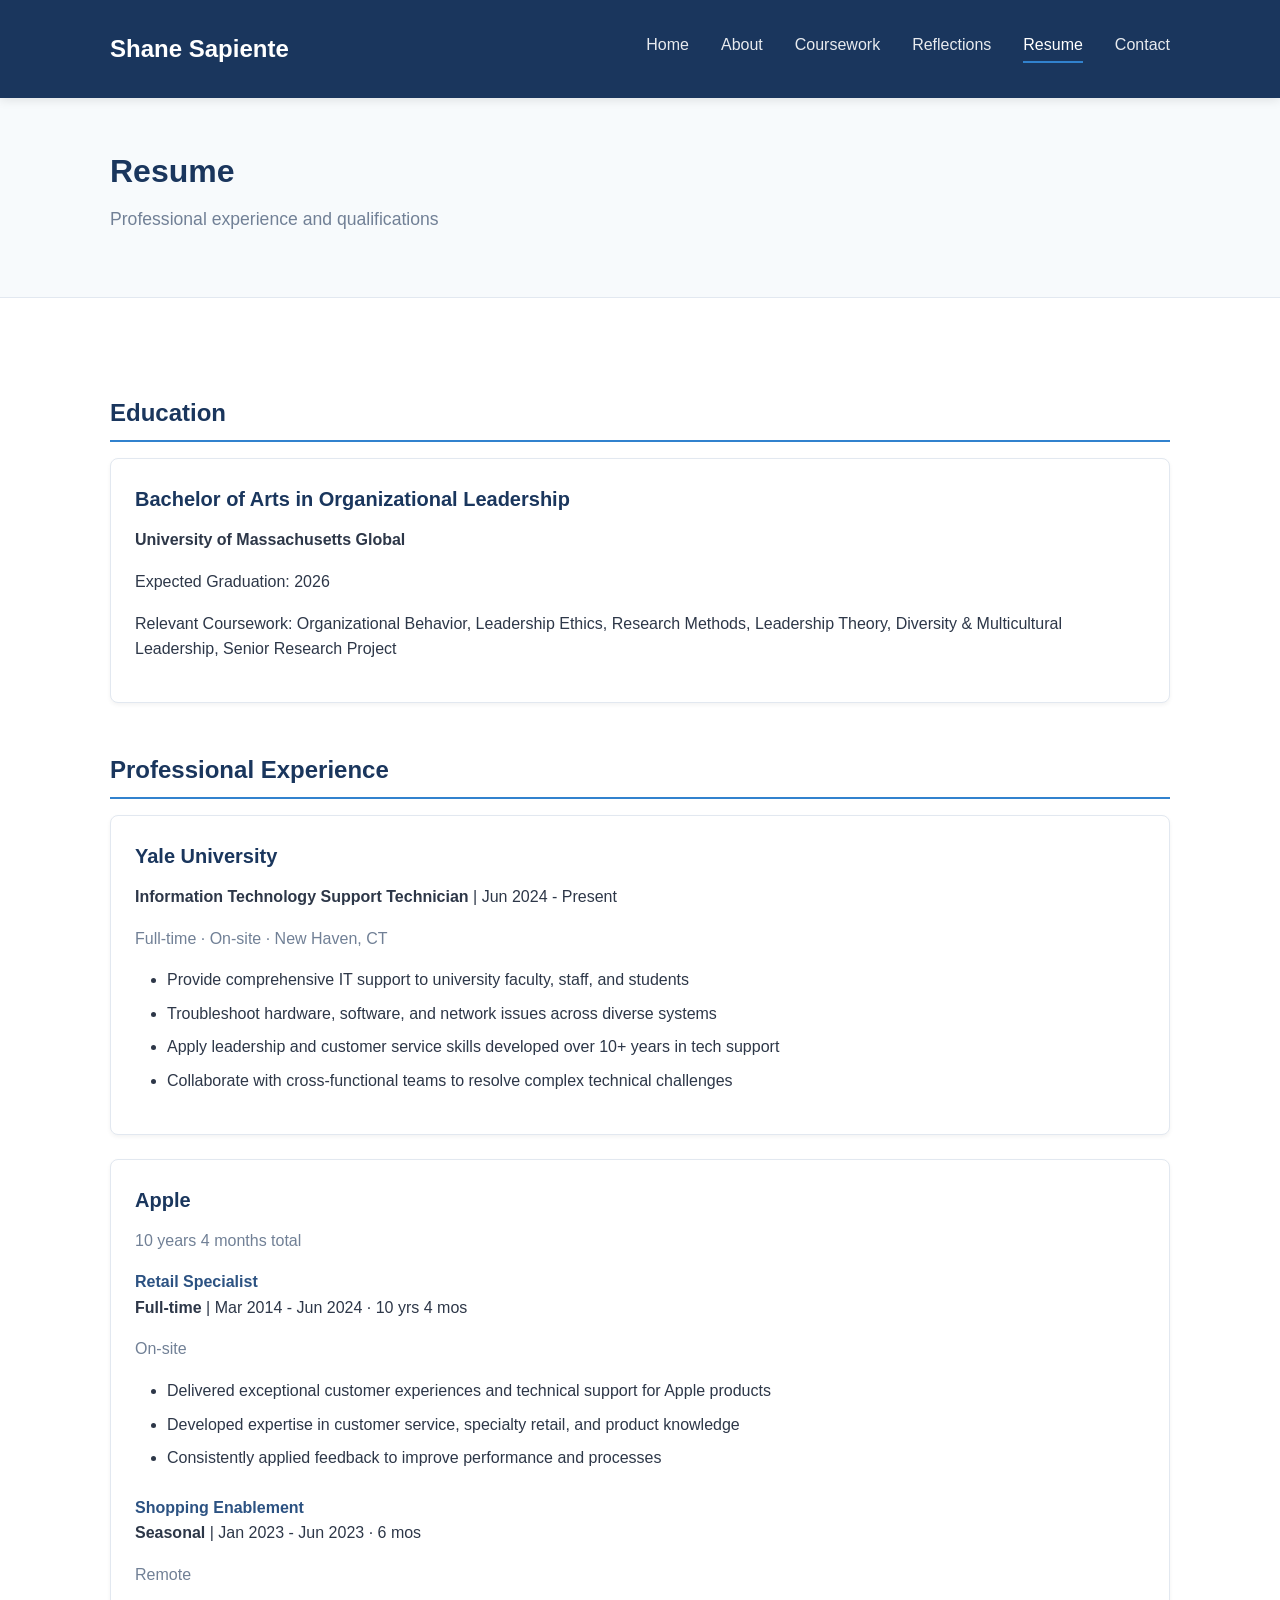
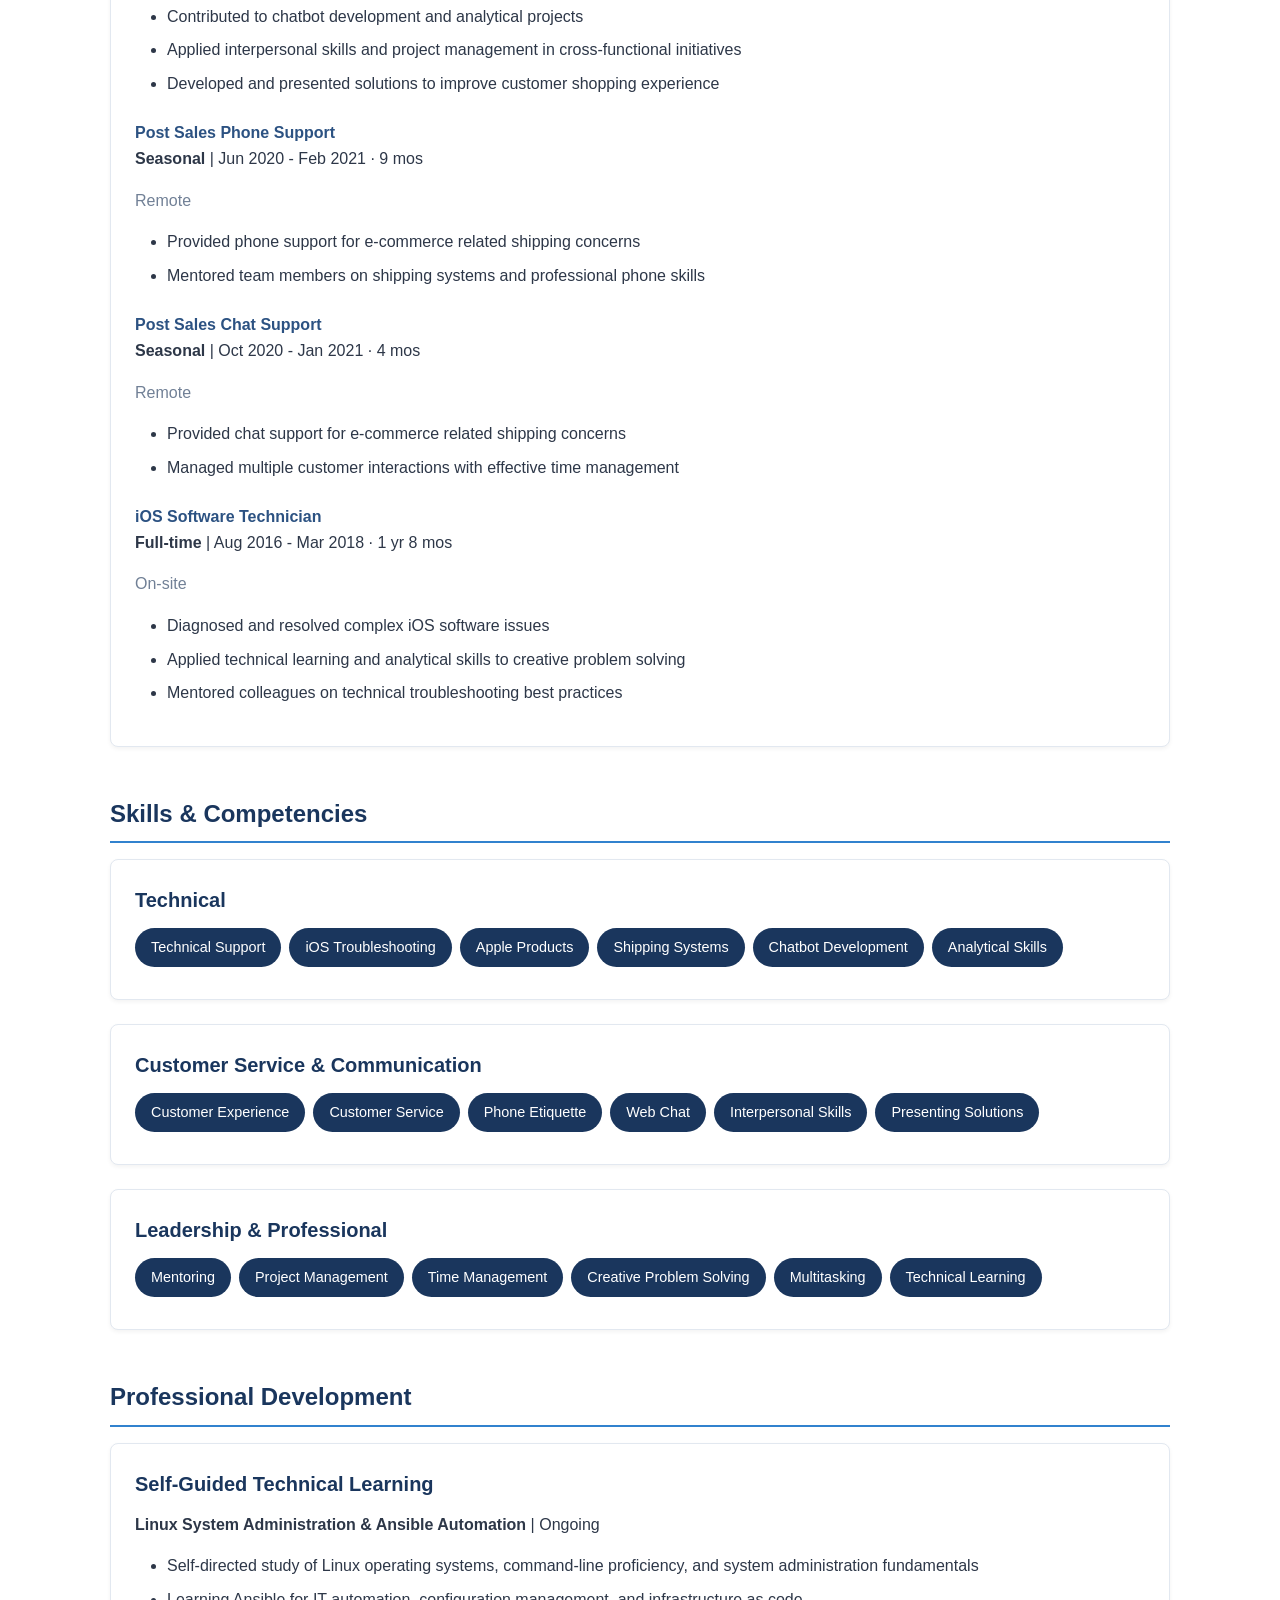
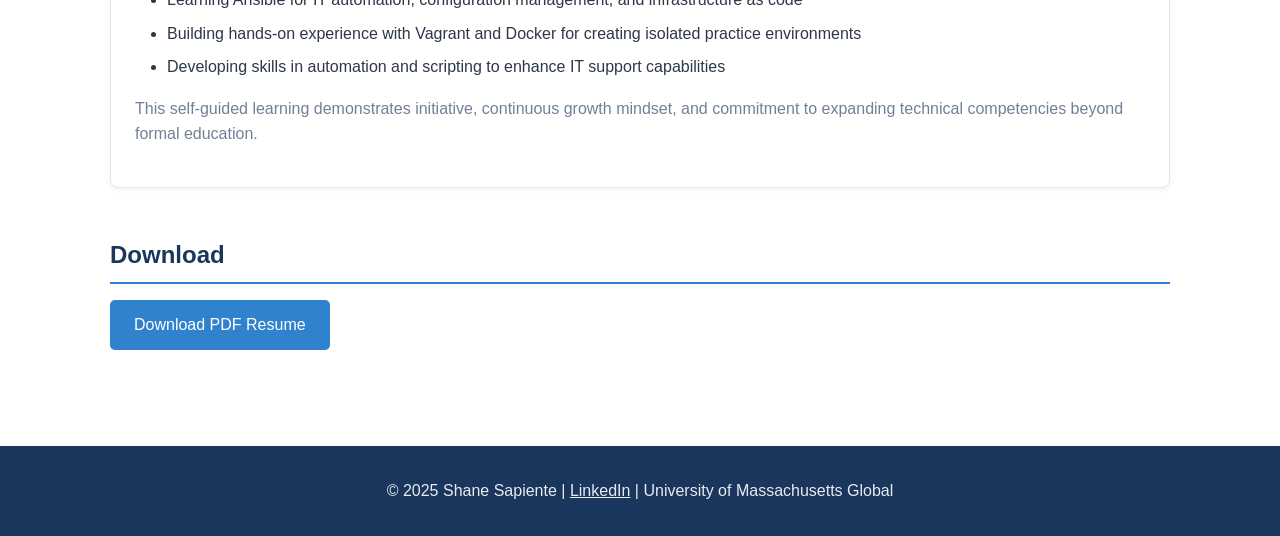
<file: resume.html>
<!DOCTYPE html>
<html lang="en">
<head>
  <meta charset="UTF-8">
  <meta name="viewport" content="width=device-width, initial-scale=1.0">
  <title>Resume | Shane Sapiente</title>
  <link rel="stylesheet" href="css/style.css">
</head>
<body>
  <header>
    <div class="container">
      <a href="index.html" class="logo">Shane Sapiente</a>
      <button class="menu-toggle" onclick="toggleMenu()">&#9776;</button>
      <nav>
        <ul id="nav-menu">
          <li><a href="index.html">Home</a></li>
          <li><a href="about.html">About</a></li>
          <li><a href="coursework.html">Coursework</a></li>
          <li><a href="reflections.html">Reflections</a></li>
          <li><a href="resume.html" class="active">Resume</a></li>
          <li><a href="contact.html">Contact</a></li>
        </ul>
      </nav>
    </div>
  </header>

  <section class="page-header">
    <div class="container">
      <h1>Resume</h1>
      <p>Professional experience and qualifications</p>
    </div>
  </section>

  <main>
    <div class="container">
      <section>
        <h2>Education</h2>
        <div class="card">
          <h3>Bachelor of Arts in Organizational Leadership</h3>
          <p><strong>University of Massachusetts Global</strong></p>
          <p>Expected Graduation: 2026</p>
          <p>Relevant Coursework: Organizational Behavior, Leadership Ethics, Research Methods, Leadership Theory, Diversity & Multicultural Leadership, Senior Research Project</p>
        </div>
      </section>

      <section>
        <h2>Professional Experience</h2>

        <div class="card">
          <h3>Yale University</h3>
          <p><strong>Information Technology Support Technician</strong> | Jun 2024 - Present</p>
          <p style="color: #718096; margin-bottom: 0.5rem;">Full-time · On-site · New Haven, CT</p>
          <ul>
            <li>Provide comprehensive IT support to university faculty, staff, and students</li>
            <li>Troubleshoot hardware, software, and network issues across diverse systems</li>
            <li>Apply leadership and customer service skills developed over 10+ years in tech support</li>
            <li>Collaborate with cross-functional teams to resolve complex technical challenges</li>
          </ul>
        </div>

        <div class="card">
          <h3>Apple</h3>
          <p style="color: #718096; margin-bottom: 1rem;">10 years 4 months total</p>

          <h4 style="color: #2c5282; margin-top: 1rem;">Retail Specialist</h4>
          <p><strong>Full-time</strong> | Mar 2014 - Jun 2024 · 10 yrs 4 mos</p>
          <p style="color: #718096; margin-bottom: 0.5rem;">On-site</p>
          <ul>
            <li>Delivered exceptional customer experiences and technical support for Apple products</li>
            <li>Developed expertise in customer service, specialty retail, and product knowledge</li>
            <li>Consistently applied feedback to improve performance and processes</li>
          </ul>

          <h4 style="color: #2c5282; margin-top: 1.5rem;">Shopping Enablement</h4>
          <p><strong>Seasonal</strong> | Jan 2023 - Jun 2023 · 6 mos</p>
          <p style="color: #718096; margin-bottom: 0.5rem;">Remote</p>
          <ul>
            <li>Contributed to chatbot development and analytical projects</li>
            <li>Applied interpersonal skills and project management in cross-functional initiatives</li>
            <li>Developed and presented solutions to improve customer shopping experience</li>
          </ul>

          <h4 style="color: #2c5282; margin-top: 1.5rem;">Post Sales Phone Support</h4>
          <p><strong>Seasonal</strong> | Jun 2020 - Feb 2021 · 9 mos</p>
          <p style="color: #718096; margin-bottom: 0.5rem;">Remote</p>
          <ul>
            <li>Provided phone support for e-commerce related shipping concerns</li>
            <li>Mentored team members on shipping systems and professional phone skills</li>
          </ul>

          <h4 style="color: #2c5282; margin-top: 1.5rem;">Post Sales Chat Support</h4>
          <p><strong>Seasonal</strong> | Oct 2020 - Jan 2021 · 4 mos</p>
          <p style="color: #718096; margin-bottom: 0.5rem;">Remote</p>
          <ul>
            <li>Provided chat support for e-commerce related shipping concerns</li>
            <li>Managed multiple customer interactions with effective time management</li>
          </ul>

          <h4 style="color: #2c5282; margin-top: 1.5rem;">iOS Software Technician</h4>
          <p><strong>Full-time</strong> | Aug 2016 - Mar 2018 · 1 yr 8 mos</p>
          <p style="color: #718096; margin-bottom: 0.5rem;">On-site</p>
          <ul>
            <li>Diagnosed and resolved complex iOS software issues</li>
            <li>Applied technical learning and analytical skills to creative problem solving</li>
            <li>Mentored colleagues on technical troubleshooting best practices</li>
          </ul>
        </div>
      </section>

      <section>
        <h2>Skills & Competencies</h2>
        <div class="card">
          <h3>Technical</h3>
          <ul class="competency-list">
            <li>Technical Support</li>
            <li>iOS Troubleshooting</li>
            <li>Apple Products</li>
            <li>Shipping Systems</li>
            <li>Chatbot Development</li>
            <li>Analytical Skills</li>
          </ul>
        </div>

        <div class="card">
          <h3>Customer Service & Communication</h3>
          <ul class="competency-list">
            <li>Customer Experience</li>
            <li>Customer Service</li>
            <li>Phone Etiquette</li>
            <li>Web Chat</li>
            <li>Interpersonal Skills</li>
            <li>Presenting Solutions</li>
          </ul>
        </div>

        <div class="card">
          <h3>Leadership & Professional</h3>
          <ul class="competency-list">
            <li>Mentoring</li>
            <li>Project Management</li>
            <li>Time Management</li>
            <li>Creative Problem Solving</li>
            <li>Multitasking</li>
            <li>Technical Learning</li>
          </ul>
        </div>
      </section>

      <section>
        <h2>Professional Development</h2>
        <div class="card">
          <h3>Self-Guided Technical Learning</h3>
          <p><strong>Linux System Administration & Ansible Automation</strong> | Ongoing</p>
          <ul>
            <li>Self-directed study of Linux operating systems, command-line proficiency, and system administration fundamentals</li>
            <li>Learning Ansible for IT automation, configuration management, and infrastructure as code</li>
            <li>Building hands-on experience with Vagrant and Docker for creating isolated practice environments</li>
            <li>Developing skills in automation and scripting to enhance IT support capabilities</li>
          </ul>
          <p style="color: #718096; margin-top: 1rem;">This self-guided learning demonstrates initiative, continuous growth mindset, and commitment to expanding technical competencies beyond formal education.</p>
        </div>
      </section>

      <section>
        <h2>Download</h2>
        <p>
          <a href="assets/resume.pdf" class="btn">Download PDF Resume</a>
        </p>
      </section>
    </div>
  </main>

  <footer>
    <div class="container">
      <p>&copy; 2025 Shane Sapiente | <a href="https://www.linkedin.com/in/shane-sapiente/" target="_blank">LinkedIn</a> | University of Massachusetts Global</p>
    </div>
  </footer>

  <script>
    function toggleMenu() {
      document.getElementById('nav-menu').classList.toggle('active');
    }
  </script>
</body>
</html>
</file>
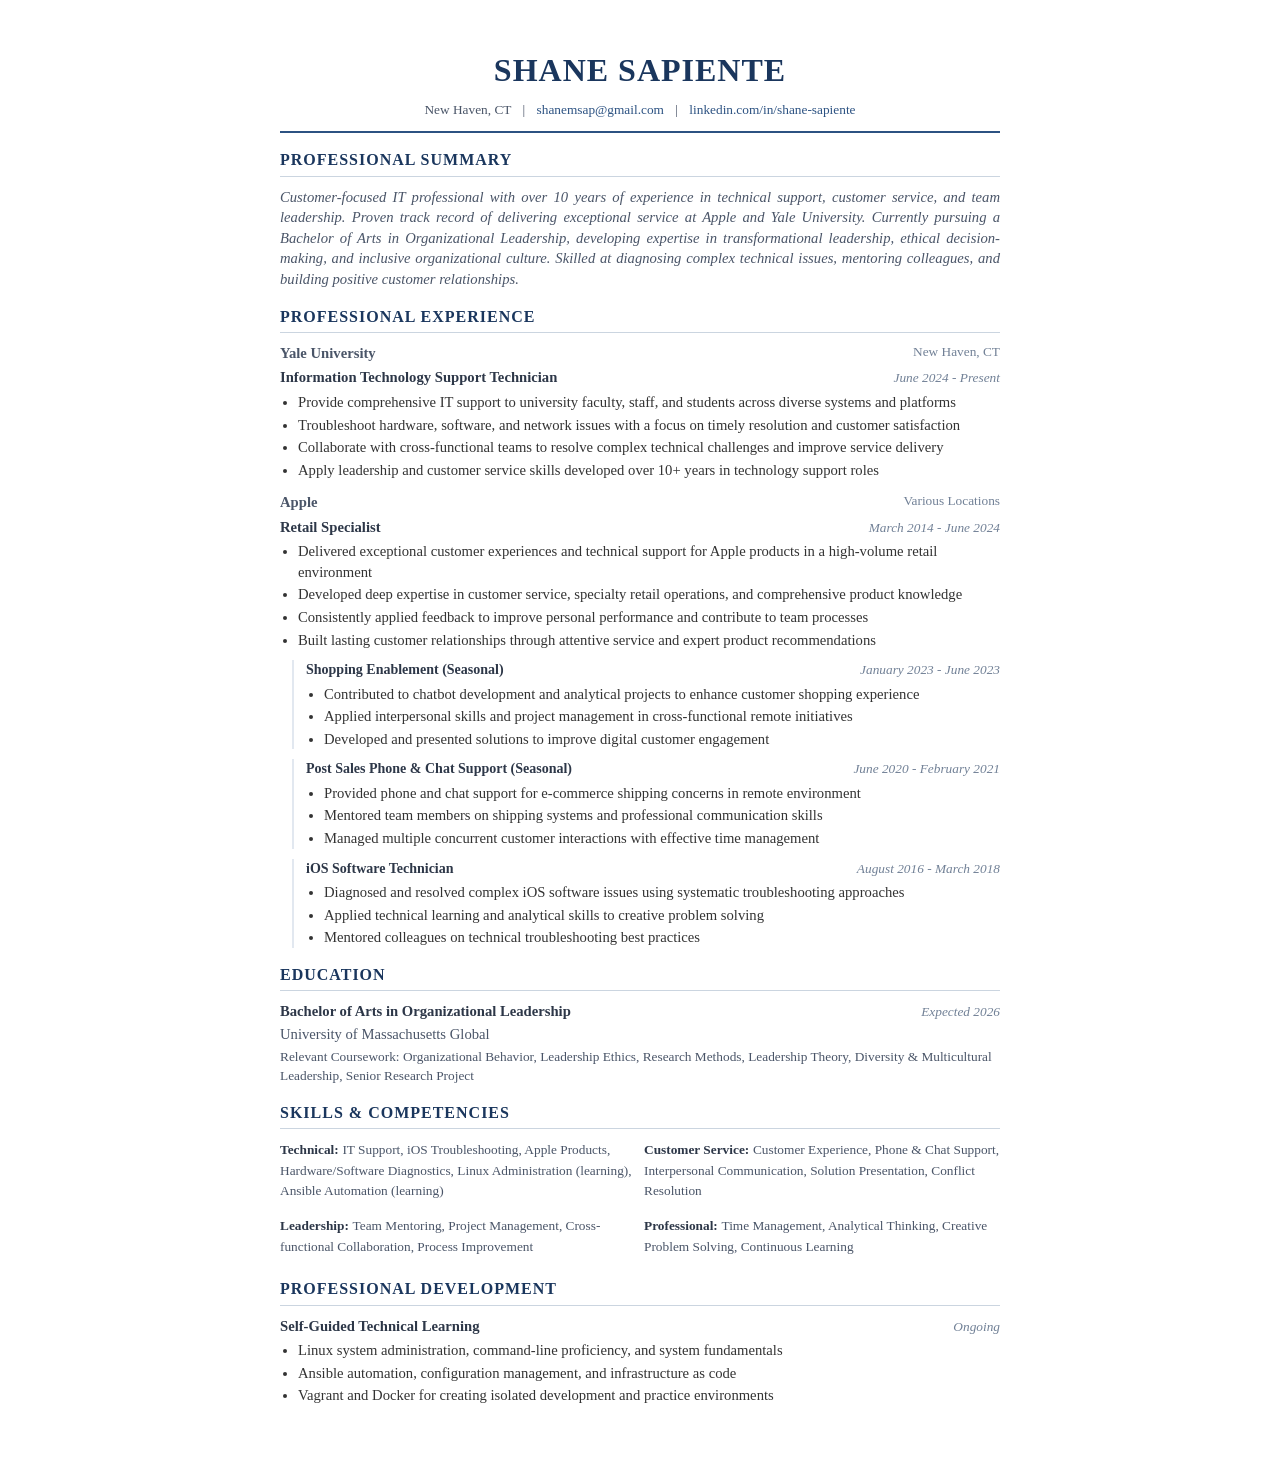
<file: assets/resume.html>
<!DOCTYPE html>
<html lang="en">
<head>
  <meta charset="UTF-8">
  <meta name="viewport" content="width=device-width, initial-scale=1.0">
  <title>Shane Sapiente - Resume</title>
  <style>
    * {
      margin: 0;
      padding: 0;
      box-sizing: border-box;
    }

    body {
      font-family: 'Georgia', 'Times New Roman', serif;
      font-size: 11pt;
      line-height: 1.4;
      color: #333;
      max-width: 8.5in;
      margin: 0 auto;
      padding: 0.5in;
      background: white;
    }

    @media print {
      body {
        padding: 0;
      }
    }

    header {
      text-align: center;
      border-bottom: 2px solid #2c5282;
      padding-bottom: 12px;
      margin-bottom: 16px;
    }

    h1 {
      font-size: 24pt;
      font-weight: bold;
      color: #1a365d;
      margin-bottom: 8px;
      letter-spacing: 1px;
    }

    .contact-info {
      font-size: 10pt;
      color: #4a5568;
    }

    .contact-info a {
      color: #2c5282;
      text-decoration: none;
    }

    .contact-info span {
      margin: 0 8px;
    }

    section {
      margin-bottom: 16px;
    }

    h2 {
      font-size: 12pt;
      font-weight: bold;
      color: #1a365d;
      text-transform: uppercase;
      letter-spacing: 1px;
      border-bottom: 1px solid #cbd5e0;
      padding-bottom: 4px;
      margin-bottom: 10px;
    }

    .job {
      margin-bottom: 12px;
    }

    .job-header {
      display: flex;
      justify-content: space-between;
      align-items: baseline;
      margin-bottom: 2px;
    }

    .job-title {
      font-weight: bold;
      color: #2d3748;
    }

    .job-date {
      font-style: italic;
      color: #718096;
      font-size: 10pt;
    }

    .job-company {
      font-weight: bold;
      color: #4a5568;
    }

    .job-location {
      color: #718096;
      font-size: 10pt;
    }

    .job-meta {
      display: flex;
      justify-content: space-between;
      margin-bottom: 4px;
    }

    ul {
      margin-left: 18px;
      margin-top: 4px;
    }

    li {
      margin-bottom: 2px;
    }

    .sub-role {
      margin-top: 10px;
      margin-left: 12px;
      padding-left: 12px;
      border-left: 2px solid #e2e8f0;
    }

    .sub-role .job-title {
      font-size: 10.5pt;
    }

    .education-item {
      margin-bottom: 8px;
    }

    .degree {
      font-weight: bold;
      color: #2d3748;
    }

    .school {
      color: #4a5568;
    }

    .skills-grid {
      display: grid;
      grid-template-columns: 1fr 1fr;
      gap: 8px;
    }

    .skill-category {
      margin-bottom: 6px;
    }

    .skill-category strong {
      color: #2d3748;
      font-size: 10pt;
    }

    .skill-list {
      color: #4a5568;
      font-size: 10pt;
    }

    .summary {
      font-style: italic;
      color: #4a5568;
      text-align: justify;
      margin-bottom: 4px;
    }
  </style>
</head>
<body>
  <header>
    <h1>SHANE SAPIENTE</h1>
    <div class="contact-info">
      New Haven, CT
      <span>|</span>
      <a href="mailto:shanemsap@gmail.com">shanemsap@gmail.com</a>
      <span>|</span>
      <a href="https://www.linkedin.com/in/shane-sapiente/">linkedin.com/in/shane-sapiente</a>
    </div>
  </header>

  <section>
    <h2>Professional Summary</h2>
    <p class="summary">
      Customer-focused IT professional with over 10 years of experience in technical support, customer service, and team leadership. Proven track record of delivering exceptional service at Apple and Yale University. Currently pursuing a Bachelor of Arts in Organizational Leadership, developing expertise in transformational leadership, ethical decision-making, and inclusive organizational culture. Skilled at diagnosing complex technical issues, mentoring colleagues, and building positive customer relationships.
    </p>
  </section>

  <section>
    <h2>Professional Experience</h2>

    <div class="job">
      <div class="job-meta">
        <span class="job-company">Yale University</span>
        <span class="job-location">New Haven, CT</span>
      </div>
      <div class="job-header">
        <span class="job-title">Information Technology Support Technician</span>
        <span class="job-date">June 2024 - Present</span>
      </div>
      <ul>
        <li>Provide comprehensive IT support to university faculty, staff, and students across diverse systems and platforms</li>
        <li>Troubleshoot hardware, software, and network issues with a focus on timely resolution and customer satisfaction</li>
        <li>Collaborate with cross-functional teams to resolve complex technical challenges and improve service delivery</li>
        <li>Apply leadership and customer service skills developed over 10+ years in technology support roles</li>
      </ul>
    </div>

    <div class="job">
      <div class="job-meta">
        <span class="job-company">Apple</span>
        <span class="job-location">Various Locations</span>
      </div>
      <div class="job-header">
        <span class="job-title">Retail Specialist</span>
        <span class="job-date">March 2014 - June 2024</span>
      </div>
      <ul>
        <li>Delivered exceptional customer experiences and technical support for Apple products in a high-volume retail environment</li>
        <li>Developed deep expertise in customer service, specialty retail operations, and comprehensive product knowledge</li>
        <li>Consistently applied feedback to improve personal performance and contribute to team processes</li>
        <li>Built lasting customer relationships through attentive service and expert product recommendations</li>
      </ul>

      <div class="sub-role">
        <div class="job-header">
          <span class="job-title">Shopping Enablement (Seasonal)</span>
          <span class="job-date">January 2023 - June 2023</span>
        </div>
        <ul>
          <li>Contributed to chatbot development and analytical projects to enhance customer shopping experience</li>
          <li>Applied interpersonal skills and project management in cross-functional remote initiatives</li>
          <li>Developed and presented solutions to improve digital customer engagement</li>
        </ul>
      </div>

      <div class="sub-role">
        <div class="job-header">
          <span class="job-title">Post Sales Phone & Chat Support (Seasonal)</span>
          <span class="job-date">June 2020 - February 2021</span>
        </div>
        <ul>
          <li>Provided phone and chat support for e-commerce shipping concerns in remote environment</li>
          <li>Mentored team members on shipping systems and professional communication skills</li>
          <li>Managed multiple concurrent customer interactions with effective time management</li>
        </ul>
      </div>

      <div class="sub-role">
        <div class="job-header">
          <span class="job-title">iOS Software Technician</span>
          <span class="job-date">August 2016 - March 2018</span>
        </div>
        <ul>
          <li>Diagnosed and resolved complex iOS software issues using systematic troubleshooting approaches</li>
          <li>Applied technical learning and analytical skills to creative problem solving</li>
          <li>Mentored colleagues on technical troubleshooting best practices</li>
        </ul>
      </div>
    </div>
  </section>

  <section>
    <h2>Education</h2>
    <div class="education-item">
      <div class="job-header">
        <span class="degree">Bachelor of Arts in Organizational Leadership</span>
        <span class="job-date">Expected 2026</span>
      </div>
      <div class="school">University of Massachusetts Global</div>
      <p style="font-size: 10pt; color: #4a5568; margin-top: 4px;">
        Relevant Coursework: Organizational Behavior, Leadership Ethics, Research Methods, Leadership Theory, Diversity & Multicultural Leadership, Senior Research Project
      </p>
    </div>
  </section>

  <section>
    <h2>Skills & Competencies</h2>
    <div class="skills-grid">
      <div class="skill-category">
        <strong>Technical:</strong>
        <span class="skill-list">IT Support, iOS Troubleshooting, Apple Products, Hardware/Software Diagnostics, Linux Administration (learning), Ansible Automation (learning)</span>
      </div>
      <div class="skill-category">
        <strong>Customer Service:</strong>
        <span class="skill-list">Customer Experience, Phone & Chat Support, Interpersonal Communication, Solution Presentation, Conflict Resolution</span>
      </div>
      <div class="skill-category">
        <strong>Leadership:</strong>
        <span class="skill-list">Team Mentoring, Project Management, Cross-functional Collaboration, Process Improvement</span>
      </div>
      <div class="skill-category">
        <strong>Professional:</strong>
        <span class="skill-list">Time Management, Analytical Thinking, Creative Problem Solving, Continuous Learning</span>
      </div>
    </div>
  </section>

  <section>
    <h2>Professional Development</h2>
    <div class="job">
      <div class="job-header">
        <span class="job-title">Self-Guided Technical Learning</span>
        <span class="job-date">Ongoing</span>
      </div>
      <ul>
        <li>Linux system administration, command-line proficiency, and system fundamentals</li>
        <li>Ansible automation, configuration management, and infrastructure as code</li>
        <li>Vagrant and Docker for creating isolated development and practice environments</li>
      </ul>
    </div>
  </section>
</body>
</html>
</file>
<file: css/style.css>
/* ===== VARIABLES ===== */
:root {
  --primary: #1a365d;
  --primary-light: #2c5282;
  --accent: #3182ce;
  --text: #2d3748;
  --text-light: #718096;
  --bg: #ffffff;
  --bg-alt: #f7fafc;
  --border: #e2e8f0;
  --success: #38a169;
}

/* ===== RESET & BASE ===== */
* {
  margin: 0;
  padding: 0;
  box-sizing: border-box;
}

html {
  scroll-behavior: smooth;
}

body {
  font-family: 'Segoe UI', Tahoma, Geneva, Verdana, sans-serif;
  line-height: 1.6;
  color: var(--text);
  background: var(--bg);
}

a {
  color: var(--accent);
  text-decoration: none;
  transition: color 0.2s;
}

a:hover {
  color: var(--primary);
}

img {
  max-width: 100%;
  height: auto;
}

/* ===== LAYOUT ===== */
.container {
  max-width: 1100px;
  margin: 0 auto;
  padding: 0 20px;
}

/* ===== HEADER & NAV ===== */
header {
  background: var(--primary);
  color: white;
  padding: 1rem 0;
  position: sticky;
  top: 0;
  z-index: 100;
  box-shadow: 0 2px 10px rgba(0,0,0,0.1);
}

header .container {
  display: flex;
  justify-content: space-between;
  align-items: center;
}

.logo {
  font-size: 1.5rem;
  font-weight: 700;
  color: white;
}

.logo:hover {
  color: white;
  opacity: 0.9;
}

nav ul {
  display: flex;
  list-style: none;
  gap: 2rem;
}

nav a {
  color: rgba(255,255,255,0.9);
  font-weight: 500;
  padding: 0.5rem 0;
  border-bottom: 2px solid transparent;
  transition: all 0.2s;
}

nav a:hover,
nav a.active {
  color: white;
  border-bottom-color: var(--accent);
}

/* Mobile menu */
.menu-toggle {
  display: none;
  background: none;
  border: none;
  color: white;
  font-size: 1.5rem;
  cursor: pointer;
}

/* ===== HERO ===== */
.hero {
  background: linear-gradient(135deg, var(--primary) 0%, var(--primary-light) 100%);
  color: white;
  padding: 4rem 0;
  text-align: center;
}

.hero h1 {
  font-size: 2.5rem;
  margin-bottom: 1rem;
}

.hero p {
  font-size: 1.25rem;
  opacity: 0.9;
  max-width: 600px;
  margin: 0 auto;
}

/* ===== PAGE HEADER ===== */
.page-header {
  background: var(--bg-alt);
  padding: 3rem 0;
  border-bottom: 1px solid var(--border);
}

.page-header h1 {
  color: var(--primary);
  font-size: 2rem;
  margin-bottom: 0.5rem;
}

.page-header p {
  color: var(--text-light);
  font-size: 1.1rem;
}

/* ===== MAIN CONTENT ===== */
main {
  padding: 3rem 0;
  min-height: 60vh;
}

section {
  margin-bottom: 3rem;
}

h2 {
  color: var(--primary);
  font-size: 1.5rem;
  margin-bottom: 1rem;
  padding-bottom: 0.5rem;
  border-bottom: 2px solid var(--accent);
}

h3 {
  color: var(--primary-light);
  font-size: 1.25rem;
  margin: 1.5rem 0 0.75rem;
}

p {
  margin-bottom: 1rem;
}

ul, ol {
  margin: 1rem 0 1rem 2rem;
}

li {
  margin-bottom: 0.5rem;
}

blockquote {
  background: var(--bg-alt);
  border-left: 4px solid var(--accent);
  padding: 1rem 1.5rem;
  margin: 1.5rem 0;
  font-style: italic;
  color: var(--text-light);
}

/* ===== CARDS ===== */
.card {
  background: var(--bg);
  border: 1px solid var(--border);
  border-radius: 8px;
  padding: 1.5rem;
  margin-bottom: 1.5rem;
  box-shadow: 0 2px 4px rgba(0,0,0,0.05);
  transition: box-shadow 0.2s;
}

.card:hover {
  box-shadow: 0 4px 12px rgba(0,0,0,0.1);
}

.card h3 {
  margin-top: 0;
  color: var(--primary);
}

.card-grid {
  display: grid;
  grid-template-columns: repeat(auto-fit, minmax(300px, 1fr));
  gap: 1.5rem;
}

/* ===== COURSE CARDS ===== */
.course-card {
  border-left: 4px solid var(--accent);
}

.course-card .course-meta {
  display: flex;
  gap: 1rem;
  margin-bottom: 1rem;
  flex-wrap: wrap;
}

.course-card .tag {
  background: var(--bg-alt);
  padding: 0.25rem 0.75rem;
  border-radius: 20px;
  font-size: 0.85rem;
  color: var(--text-light);
}

/* ===== COMPETENCIES ===== */
.competency-list {
  display: flex;
  flex-wrap: wrap;
  gap: 0.5rem;
  list-style: none;
  margin: 0;
  padding: 0;
}

.competency-list li {
  background: var(--primary);
  color: white;
  padding: 0.5rem 1rem;
  border-radius: 20px;
  font-size: 0.9rem;
}

/* ===== TIMELINE ===== */
.timeline {
  position: relative;
  padding-left: 2rem;
}

.timeline::before {
  content: '';
  position: absolute;
  left: 0;
  top: 0;
  bottom: 0;
  width: 2px;
  background: var(--border);
}

.timeline-item {
  position: relative;
  margin-bottom: 2rem;
}

.timeline-item::before {
  content: '';
  position: absolute;
  left: -2rem;
  top: 0.5rem;
  width: 12px;
  height: 12px;
  border-radius: 50%;
  background: var(--accent);
  border: 2px solid white;
}

/* ===== TABLE ===== */
table {
  width: 100%;
  border-collapse: collapse;
  margin: 1rem 0;
}

th, td {
  padding: 0.75rem;
  text-align: left;
  border-bottom: 1px solid var(--border);
}

th {
  background: var(--bg-alt);
  color: var(--primary);
  font-weight: 600;
}

tr:hover {
  background: var(--bg-alt);
}

/* ===== BUTTONS ===== */
.btn {
  display: inline-block;
  padding: 0.75rem 1.5rem;
  background: var(--accent);
  color: white;
  border-radius: 5px;
  font-weight: 500;
  transition: background 0.2s;
}

.btn:hover {
  background: var(--primary);
  color: white;
}

.btn-outline {
  background: transparent;
  border: 2px solid var(--accent);
  color: var(--accent);
}

.btn-outline:hover {
  background: var(--accent);
  color: white;
}

/* ===== FOOTER ===== */
footer {
  background: var(--primary);
  color: white;
  padding: 2rem 0;
  text-align: center;
}

footer p {
  margin: 0;
  opacity: 0.9;
}

footer a {
  color: white;
  text-decoration: underline;
}

/* ===== RESPONSIVE ===== */
@media (max-width: 768px) {
  .menu-toggle {
    display: block;
  }

  nav ul {
    display: none;
    position: absolute;
    top: 100%;
    left: 0;
    right: 0;
    background: var(--primary);
    flex-direction: column;
    padding: 1rem;
    gap: 0;
  }

  nav ul.active {
    display: flex;
  }

  nav li {
    border-bottom: 1px solid rgba(255,255,255,0.1);
  }

  nav a {
    display: block;
    padding: 1rem;
  }

  .hero h1 {
    font-size: 2rem;
  }

  .hero p {
    font-size: 1rem;
  }

  .card-grid {
    grid-template-columns: 1fr;
  }
}
</file>
